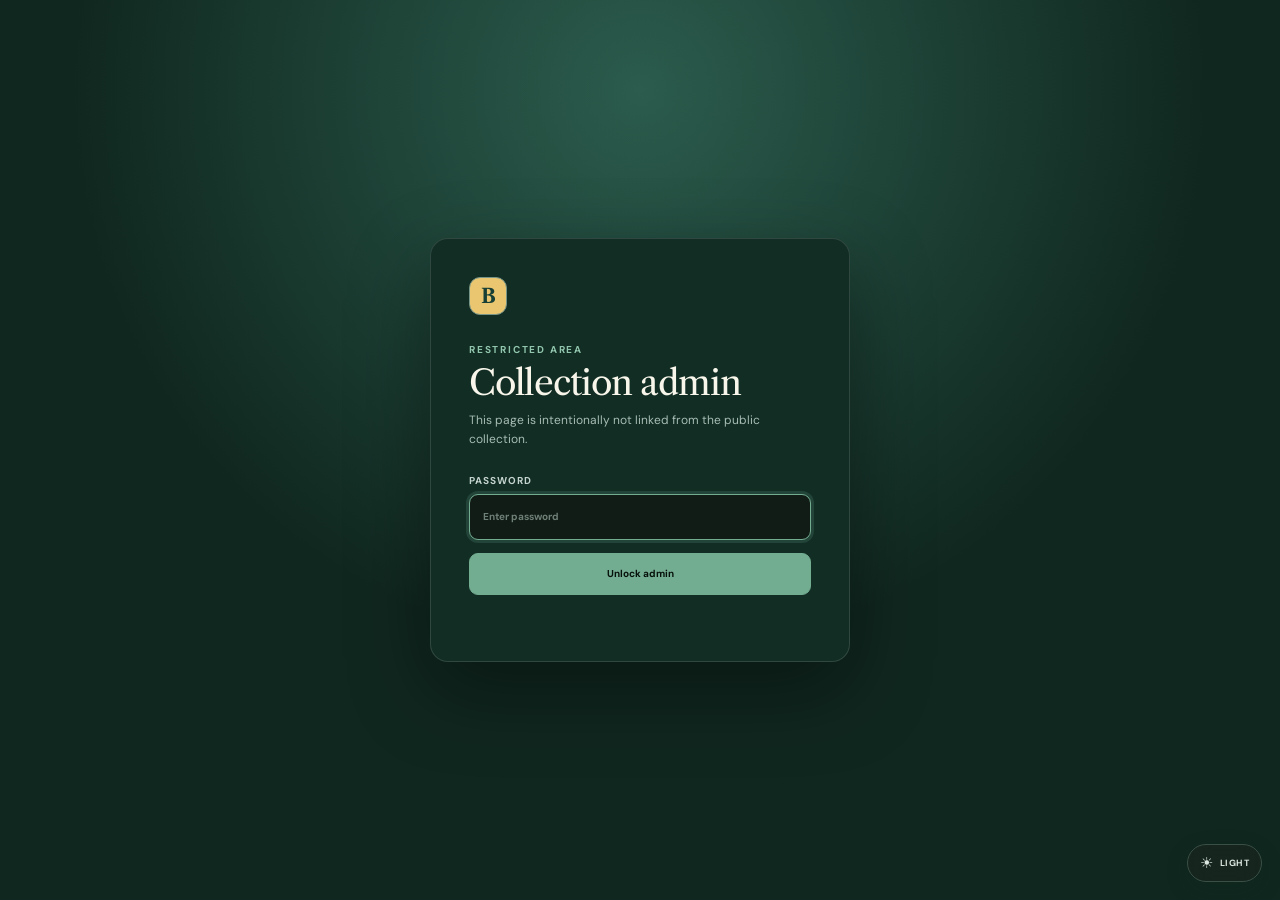
<file: admin.html>
<!doctype html>
<html lang="en" data-theme="dark">
<head>
  <meta charset="utf-8">
  <meta name="viewport" content="width=device-width,initial-scale=1">
  <title>Bindery Admin</title>
  <link rel="stylesheet" href="styles.css">
  <link rel="stylesheet" href="admin.css?v=5">
  <link rel="stylesheet" href="tracker.css?v=5">
  <link rel="stylesheet" href="theme.css?v=2">
  <link rel="stylesheet" href="admin-modern.css?v=1">
  <script src="theme.js?v=2" defer></script>
  <script src="sidebar.js?v=1" defer></script>
  <script src="admin.js?v=17" defer></script>
  <script src="tracker.js?v=8" defer></script>
</head>
<body class="admin-body" data-default-theme="dark">
  <section class="login-gate" id="loginGate">
    <form class="login-card" id="loginForm">
      <div class="brand-mark">B</div>
      <div class="eyebrow">Restricted area</div>
      <h1>Collection admin</h1>
      <p>This page is intentionally not linked from the public collection.</p>
      <label>Password<input id="adminPassword" type="password" autocomplete="current-password" autofocus placeholder="Enter password"></label>
      <button class="admin-primary" type="submit">Unlock admin</button>
      <div class="login-error" id="loginError"></div>
    </form>
  </section>

  <div class="admin-shell" id="adminShell" hidden>
    <header class="admin-topbar">
      <div class="brand"><div class="brand-mark">B</div><div><div class="brand-name">BINDERY</div><small class="brand-kicker">Private collection admin</small></div></div>
      <div class="catalog-status"><span id="catalogDot"></span><span id="catalogStatus">Loading cards.json…</span></div>
      <div class="admin-actions"><a href="index.html">View collection</a><button id="lockAdmin">Lock</button></div>
    </header>
    <nav class="admin-mode-nav" aria-label="Godmode areas">
      <div class="nav-label">Godmode</div>
      <button class="admin-mode-button active" data-admin-home><span class="admin-mode-icon">C</span><span><strong>Collection</strong><small>Add and manage cards</small></span></button>
      <button class="admin-mode-button" data-admin-view="play"><span class="admin-mode-icon">D</span><span><strong>Decks &amp; games</strong><small>Build, play, and review</small></span></button>
      <a class="admin-mode-button" href="market.html"><span class="admin-mode-icon">E</span><span><strong>Epic market</strong><small>Prices and seller stock</small></span></a>
    </nav>

    <main class="admin-main">
      <section class="admin-workspace">
        <div class="admin-hero"><div><div class="eyebrow">Owner tools</div><h1>Manage collection</h1><p>Search the Riftcodex catalog, import a deck list, or edit existing inventory records.</p></div><div class="draft-count"><strong id="workingTotal">0</strong><span>cards in working copy</span></div></div>
        <nav class="admin-tabs">
          <button class="active" data-admin-view="single">Add single</button>
          <button data-admin-view="import">Paste import</button>
          <button data-admin-view="manage">Manage existing</button>
        </nav>

        <section class="admin-view active" id="singleView">
          <div class="admin-card">
            <div class="step-label">Search Riftcodex</div><h2>Find an individual card</h2><p>Start typing a card name. Select the closest match to choose printing, quantity, foil, and language.</p>
            <div class="admin-search"><input id="singleSearch" type="search" placeholder="Try “Sivir, Mercenary”" autocomplete="off"><span id="searchSpinner"></span></div>
            <div class="search-results" id="searchResults"><div class="admin-empty">The Riftcodex catalog will appear here as you type.</div></div>
          </div>
        </section>

        <section class="admin-view" id="importView">
          <div class="admin-card">
            <div class="step-label">Bulk workflow</div><h2>Import a collection, deck, or card list</h2><p>Choose a Piltover collection CSV, paste its contents, or paste a simple quantity-and-name list. CSV printing, finish, language, condition, grading, and notes are carried into the working copy.</p>
            <label class="csv-upload">Choose collection CSV<input id="importFile" type="file" accept=".csv,text/csv"><span id="importFileName">No file selected</span></label>
            <textarea id="importInput" class="import-input" spellcheck="false" placeholder="Variant Number,Card Name,Set,...&#10;OGN-073,&quot;Sona, Harmonious&quot;,Origins,...&#10;&#10;or:&#10;3 Traveling Merchant"></textarea>
            <div class="import-actions"><button class="admin-primary" id="analyzeImport">Import cards</button><button class="admin-secondary" id="clearImport">Clear</button></div>
            <div class="import-status" id="importStatus"></div>
          </div>
        </section>

        <section class="admin-view" id="manageView">
          <div class="admin-card">
            <div class="manage-head"><div><div class="step-label">Working copy</div><h2>Edit or remove existing cards</h2></div><input id="manageSearch" type="search" placeholder="Filter current collection…"></div>
            <div class="manage-list" id="manageList"></div>
          </div>
        </section>

        <section class="admin-view" id="playView">
          <div id="trackerRoot" class="tracker-root">
            <div class="tracker-loading">Loading your decks and game log&hellip;</div>
          </div>
        </section>

      </section>

      <aside class="session-panel">
        <div class="session-head"><div><div class="step-label">This session</div><h2>Recent changes</h2></div><span id="sessionCount">0</span></div>
        <p>Click an added or edited card to revise its version, finish, language, or quantity.</p>
        <div class="session-list" id="sessionList"><div class="admin-empty">No changes yet.</div></div>
        <div class="session-footer">
          <button class="admin-primary" id="exportJson">Download cards.json</button>
          <button class="admin-secondary" id="saveDraft">Publish collection</button>
          <button class="admin-link" id="discardDraft">Discard working changes</button>
          <small>Publish saves the working copy on the server so every device sees it.</small>
        </div>
      </aside>
    </main>
  </div>

  <div class="modal-backdrop" id="variantModal" hidden>
    <section class="variant-modal" role="dialog" aria-modal="true" aria-labelledby="variantTitle">
      <header class="variant-head"><div><div class="step-label" id="variantStep">Configure inventory</div><h2 id="variantTitle">Card name</h2><p id="variantHint"></p></div><button class="modal-close" id="closeVariant" aria-label="Close">×</button></header>
      <div class="selected-card" id="selectedCard"></div>
      <section class="inventory-overview" aria-label="Inventory quantity">
        <div class="inventory-stat">
          <span>Currently in collection</span>
          <strong id="currentOwned">0</strong>
          <small id="ownedBreakdown">No inventory records yet</small>
        </div>
        <div class="quantity-editor">
          <span id="quantityLabel">Collection total</span>
          <div class="quantity-stepper">
            <button id="decreaseTotal" type="button" aria-label="Decrease quantity">−</button>
            <input id="requestedTotal" type="number" min="0" value="1" inputmode="numeric" aria-label="Quantity after saving">
            <button id="increaseTotal" type="button" aria-label="Increase quantity">+</button>
          </div>
          <small id="allocationStatus"></small>
        </div>
        <div class="inventory-stat inventory-after">
          <span>After saving</span>
          <strong id="afterOwned">1</strong>
          <small id="inventoryDelta">+1 copy</small>
        </div>
      </section>
      <div class="allocation-list" id="allocationList"></div>
      <button class="add-split" id="addSplit" type="button">+ Add another printing, language, or finish</button>
      <footer class="modal-actions"><button class="admin-secondary" id="cancelVariant">Cancel</button><button class="admin-primary" id="saveVariant">Add to working copy</button></footer>
    </section>
  </div>
  <div class="toast" id="toast"></div>
</body>
</html>
</file>
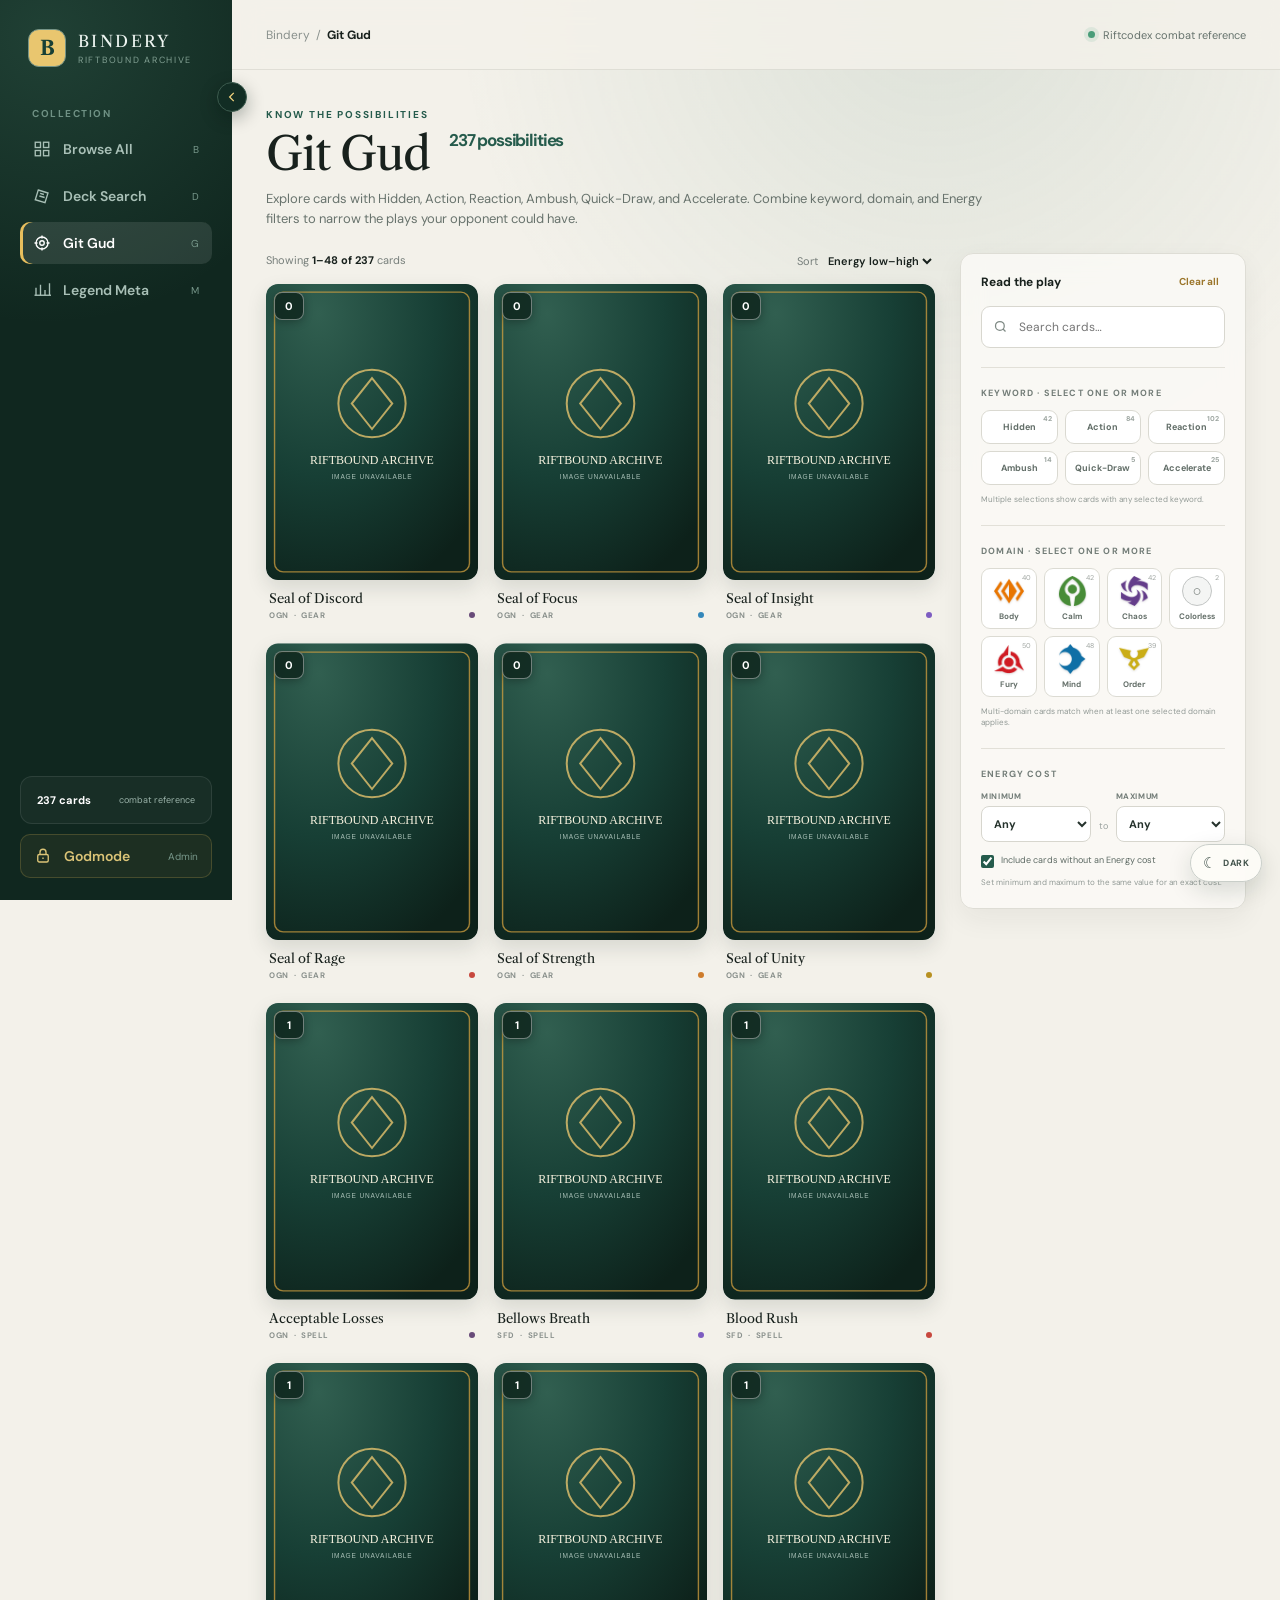
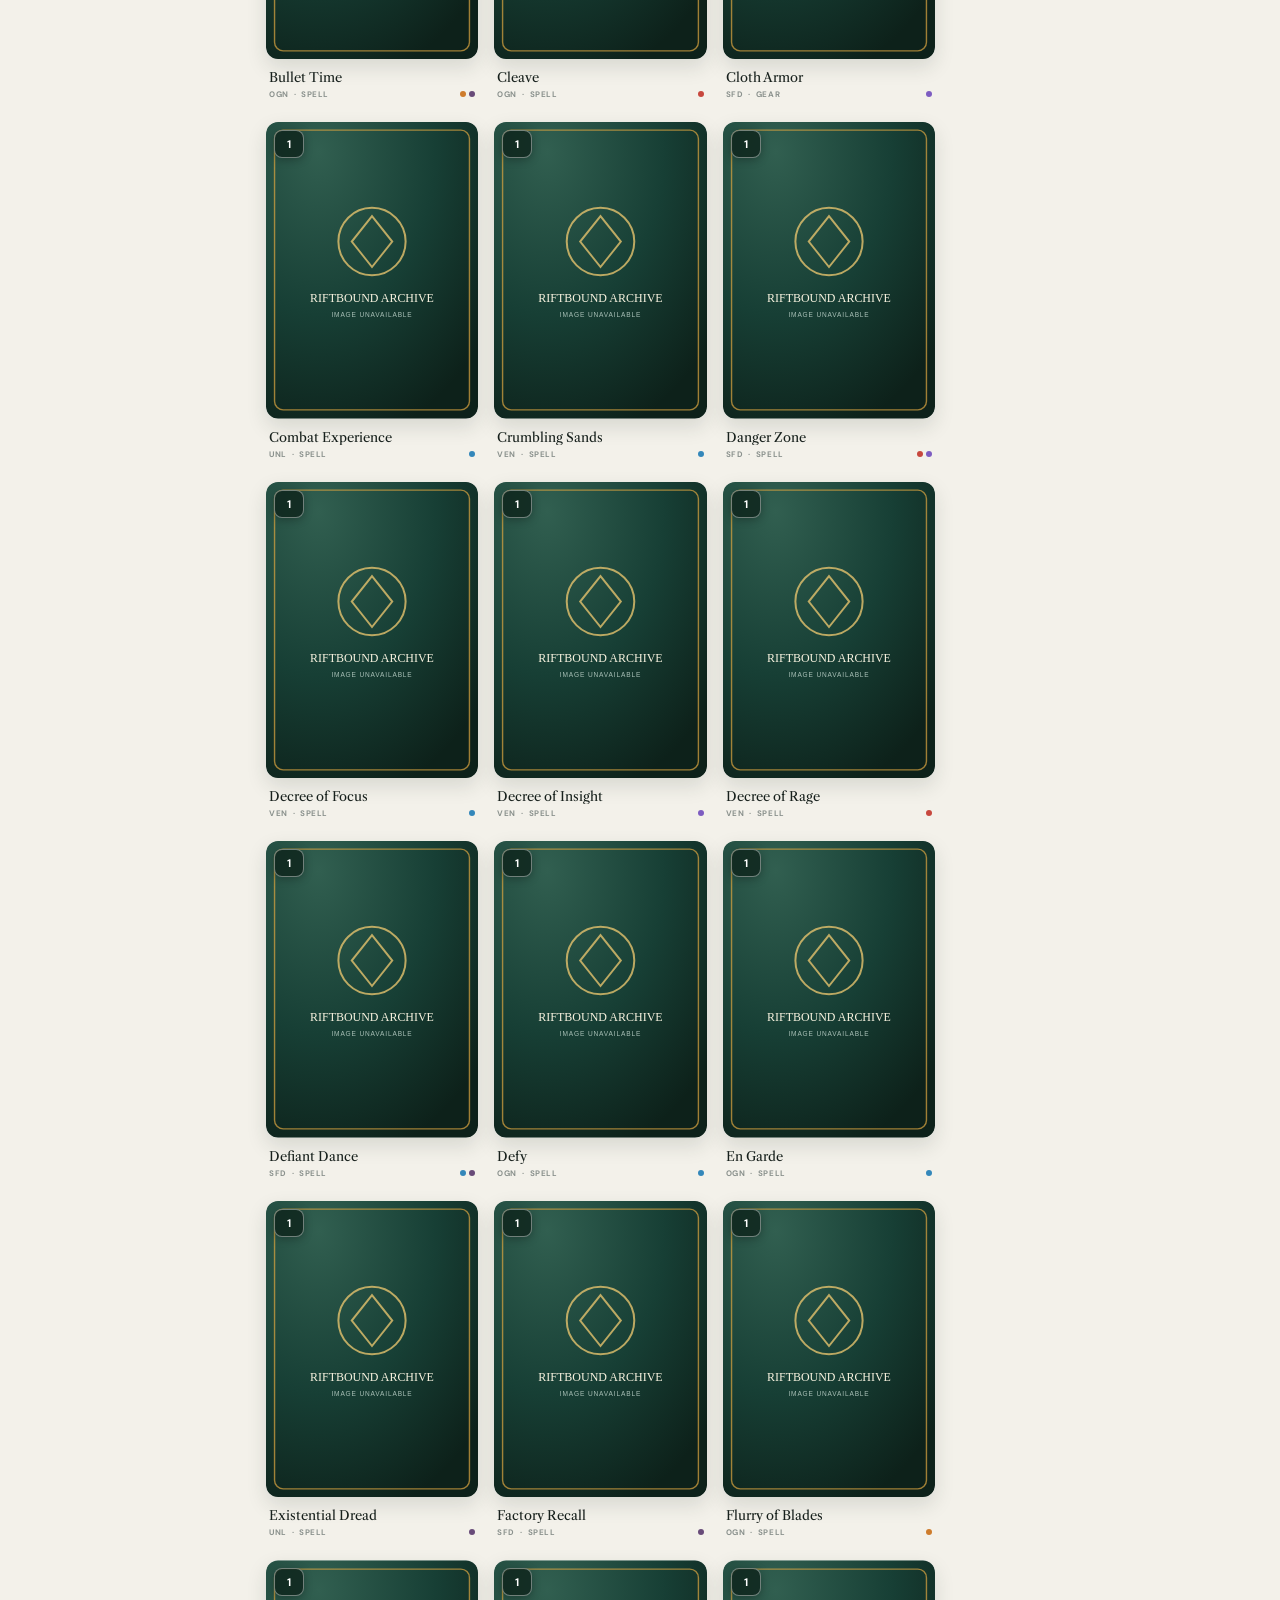
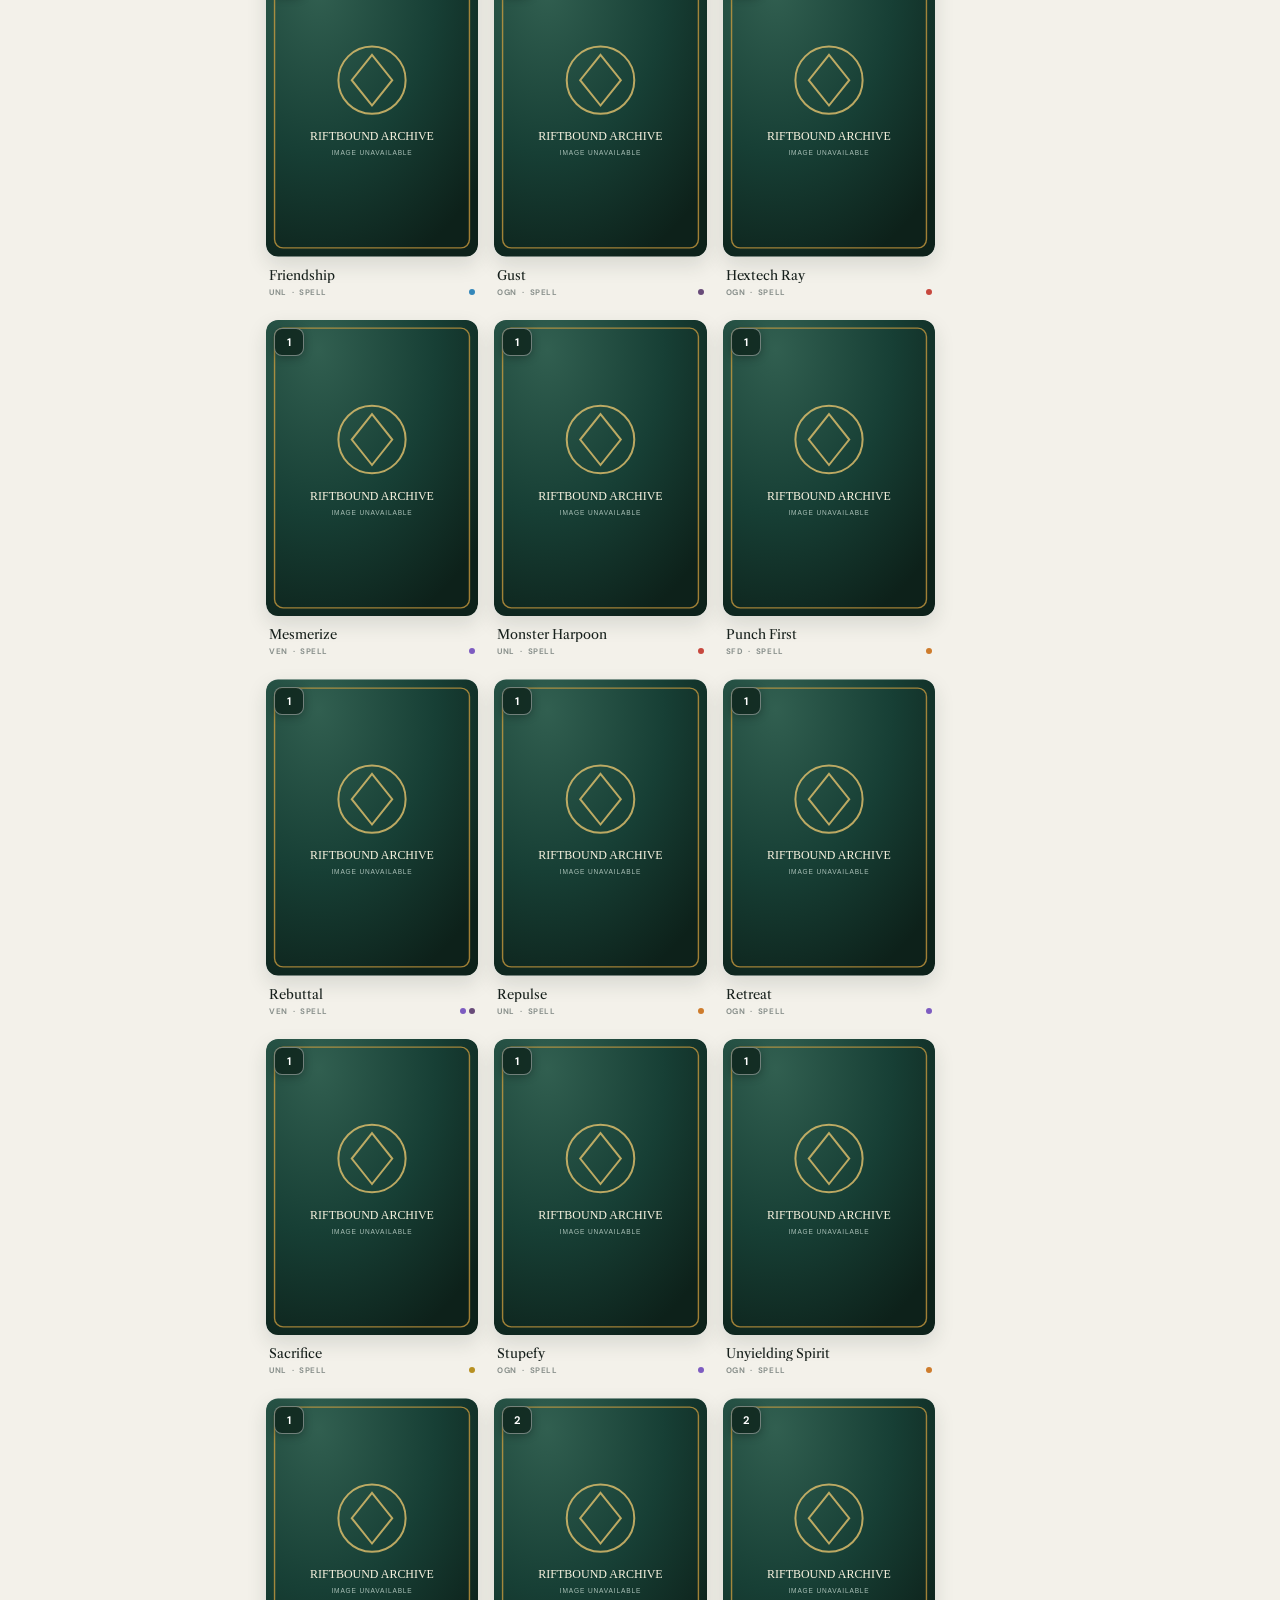
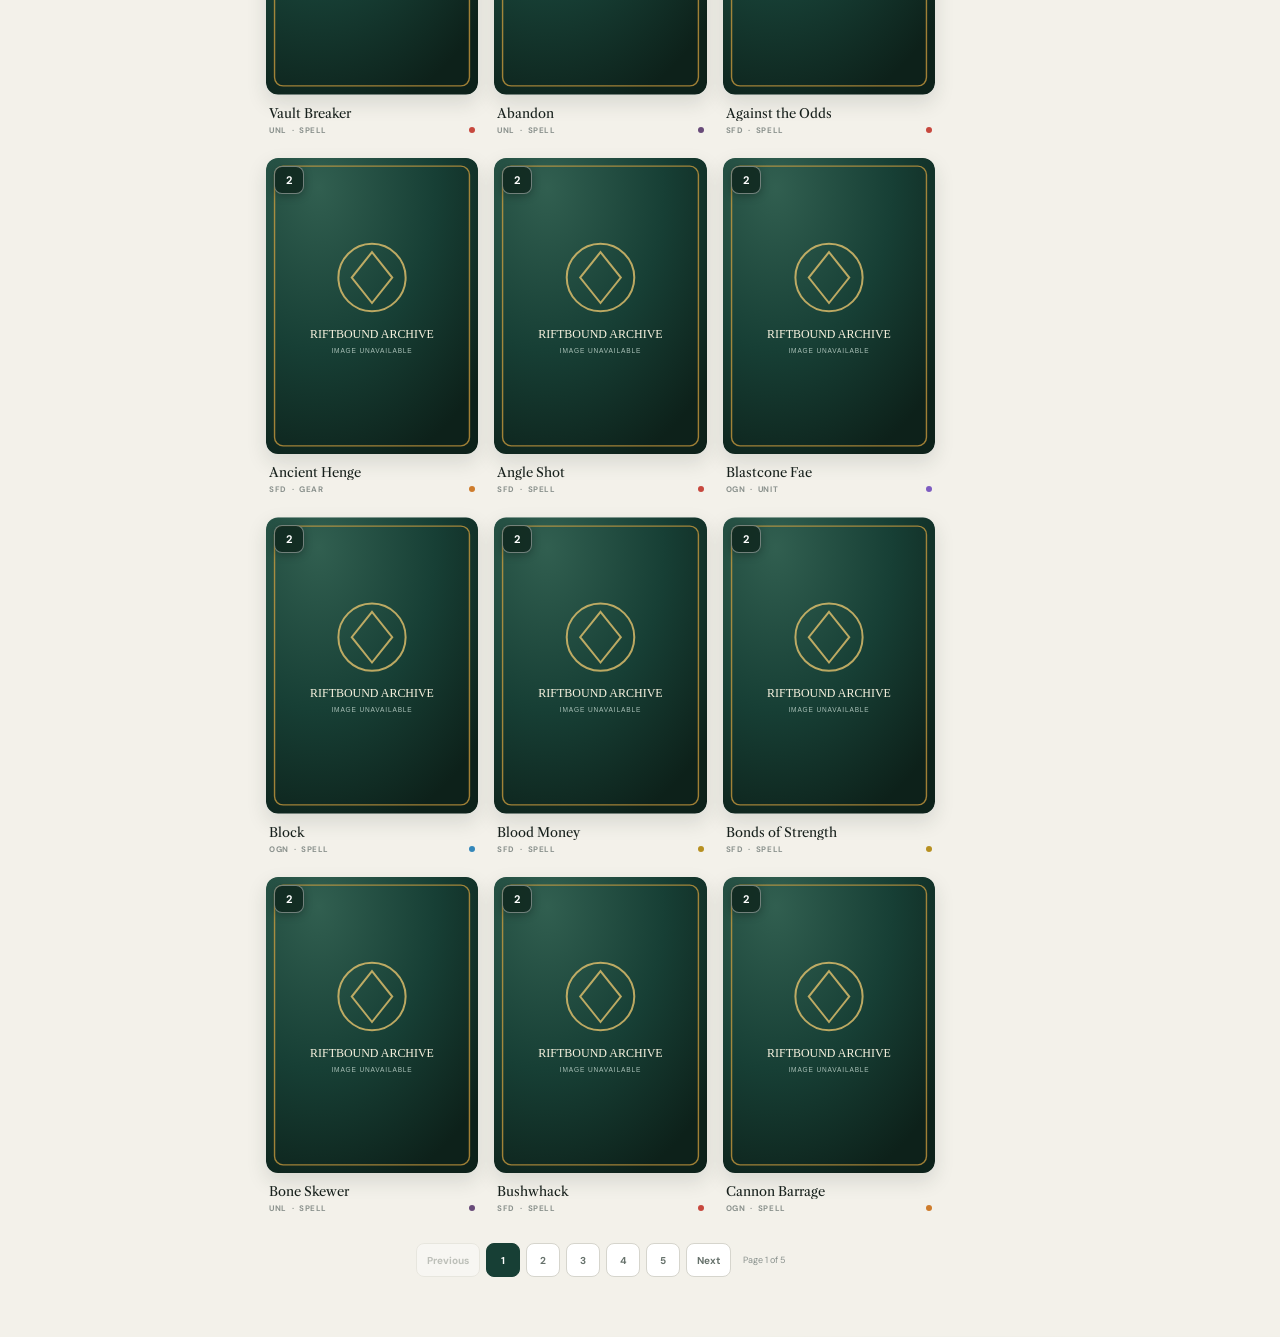
<file: git-gud.html>
<!doctype html>
<html lang="en">
<head>
  <meta charset="utf-8">
  <meta name="viewport" content="width=device-width,initial-scale=1">
  <meta name="color-scheme" content="light dark">
  <title>Git Gud — Riftbound Combat Reference</title>
  <link rel="stylesheet" href="styles.css">
  <link rel="stylesheet" href="icons/domain-icons.css">
  <link rel="stylesheet" href="navigation.css">
  <link rel="stylesheet" href="git-gud.css?v=3">
  <link rel="stylesheet" href="theme.css?v=2">
  <script src="theme.js?v=2" defer></script>
  <script src="sidebar.js?v=1" defer></script>
  <script src="git-gud.js?v=5" defer></script>
</head>
<body class="gitgud-body">
<div class="app">
  <aside class="sidebar">
    <a class="brand brand-link" href="index.html"><div class="brand-mark">B</div><div><div class="brand-name">BINDERY</div><small class="brand-kicker">Riftbound archive</small></div></a>
    <div class="nav-label">Collection</div>
    <nav class="nav">
      <a class="nav-button" href="index.html"><svg fill="none" stroke="currentColor" stroke-width="1.8" viewBox="0 0 24 24"><rect x="3" y="3" width="7" height="7"/><rect x="14" y="3" width="7" height="7"/><rect x="3" y="14" width="7" height="7"/><rect x="14" y="14" width="7" height="7"/></svg><span>Browse All</span><small class="shortcut">B</small></a>
      <a class="nav-button" href="index.html#deck"><svg fill="none" stroke="currentColor" stroke-width="1.8" viewBox="0 0 24 24"><path d="m7 4 13 4-4 13L3 17 7 4Z"/><path d="m9.5 8.5 5 1.5M8.5 12l7 2"/></svg><span>Deck Search</span><small class="shortcut">D</small></a>
      <a class="nav-button active" href="git-gud.html"><svg fill="none" stroke="currentColor" stroke-width="1.8" viewBox="0 0 24 24"><circle cx="12" cy="12" r="8"/><circle cx="12" cy="12" r="3"/><path d="M12 2v4M12 18v4M2 12h4M18 12h4"/></svg><span>Git Gud</span><small class="shortcut">G</small></a>
      <a class="nav-button" href="legend-meta.html"><svg fill="none" stroke="currentColor" stroke-width="1.8" viewBox="0 0 24 24"><path d="M4 19V9M10 19V5M16 19v-7M22 19V3"/><path d="M2 19h22"/></svg><span>Legend Meta</span><small class="shortcut">M</small></a>
    </nav>
    <div class="collection-meter gg-meter"><div class="meter-head"><strong id="ggTotal">— cards</strong><span>combat reference</span></div></div>
    <a class="nav-button godmode-link" href="admin.html" aria-label="Open Godmode collection admin"><svg fill="none" stroke="currentColor" stroke-width="1.8" viewBox="0 0 24 24"><rect x="5" y="10" width="14" height="10" rx="2"/><path d="M8 10V7a4 4 0 0 1 8 0v3M12 14v2"/></svg><span>Godmode</span><small class="shortcut">Admin</small></a>
  </aside>

  <main class="main">
    <header class="topbar"><div class="crumbs">Bindery&nbsp; / &nbsp;<b>Git Gud</b></div><div class="load-status" id="ggLoadStatus">Loading combat reference</div></header>
    <section class="page gg-page">
      <div class="page-head gg-hero"><div><div class="eyebrow">Know the possibilities</div><h1>Git Gud <span class="count-tag" id="ggHeaderCount"></span></h1><p class="subhead">Explore cards with Hidden, Action, Reaction, Ambush, Quick-Draw, and Accelerate. Combine keyword, domain, and Energy filters to narrow the plays your opponent could have.</p></div></div>

      <div class="gg-layout">
        <section class="gg-results">
          <div class="result-meta" id="ggResultsTop"><span>Showing <strong id="ggShownCount">0</strong> cards</span><label>Sort&nbsp; <select class="sort-select" id="ggSort"><option value="energy-asc">Energy low–high</option><option value="energy-desc">Energy high–low</option><option value="name">Name A–Z</option></select></label></div>
          <div class="gg-card-grid" id="ggCardGrid"><div class="empty">Loading cards…</div></div>
          <nav class="pagination" id="ggPagination" aria-label="Git Gud card pages"></nav>
        </section>

        <aside class="filters gg-filters">
          <div class="filters-title"><h3>Read the play</h3><button class="clear-button" id="ggClear">Clear all</button></div>
          <div class="search-box"><svg fill="none" stroke="currentColor" stroke-width="2" viewBox="0 0 24 24"><circle cx="11" cy="11" r="7"/><path d="m20 20-4-4"/></svg><input id="ggSearch" type="search" placeholder="Search cards…" autocomplete="off"></div>

          <div class="filter-section" data-gg-keyword-filter><div class="filter-label">Keyword · select one or more</div><div class="gg-domain-scope" id="ggDomainScope" hidden></div><div class="gg-keywords" id="ggKeywordFilters"></div><div class="domain-note">Multiple selections show cards with any selected keyword.</div></div>
          <div class="filter-section" data-gg-domain-filter><div class="filter-label">Domain · select one or more</div><div class="domain-grid" id="ggDomainFilters"></div><div class="domain-note">Multi-domain cards match when at least one selected domain applies.</div></div>
          <div class="filter-section" data-gg-energy-filter><div class="filter-label">Energy cost</div><div class="gg-energy-range"><label>Minimum<select id="ggMinEnergy"></select></label><span>to</span><label>Maximum<select id="ggMaxEnergy"></select></label></div><label class="gg-check"><input id="ggNoCost" type="checkbox" checked> Include cards without an Energy cost</label><div class="domain-note">Set minimum and maximum to the same value for an exact cost.</div></div>
        </aside>
      </div>
    </section>
  </main>
</div>

<nav class="mobile-bar"><a href="index.html">Browse</a><a href="index.html#deck">Decks</a><a class="active" href="git-gud.html">Git Gud</a><a href="legend-meta.html">Meta</a><a class="admin-mobile" href="admin.html">Godmode</a></nav>
</body>
</html>
</file>
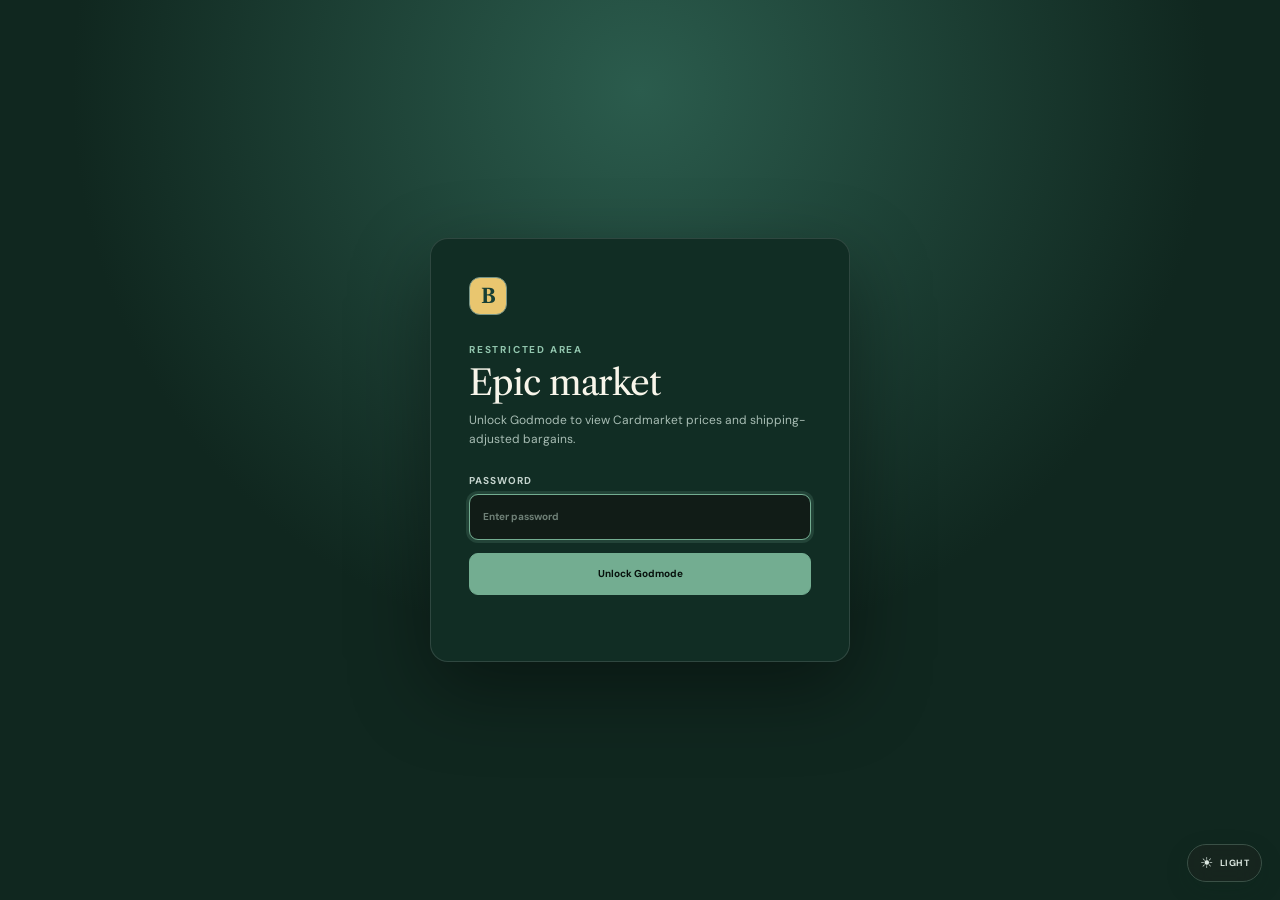
<file: market.html>
<!doctype html>
<html lang="en" data-theme="dark">
<head>
  <meta charset="utf-8">
  <meta name="viewport" content="width=device-width,initial-scale=1">
  <meta name="description" content="Private Riftbound Epic card price and bargain tracker.">
  <title>Epic Market · Bindery Godmode</title>
  <link rel="stylesheet" href="styles.css">
  <link rel="stylesheet" href="admin.css?v=6">
  <link rel="stylesheet" href="theme.css?v=2">
  <link rel="stylesheet" href="admin-modern.css?v=2">
  <link rel="stylesheet" href="market.css?v=2">
  <script src="theme.js?v=2" defer></script>
  <script src="sidebar.js?v=1" defer></script>
  <script src="market.js?v=4" defer></script>
</head>
<body class="admin-body market-body" data-default-theme="dark">
  <section class="login-gate" id="loginGate">
    <form class="login-card" id="loginForm">
      <div class="brand-mark">B</div>
      <div class="eyebrow">Restricted area</div>
      <h1>Epic market</h1>
      <p>Unlock Godmode to view Cardmarket prices and shipping-adjusted bargains.</p>
      <label>Password<input id="adminPassword" type="password" autocomplete="current-password" autofocus placeholder="Enter password"></label>
      <button class="admin-primary" type="submit">Unlock Godmode</button>
      <div class="login-error" id="loginError" role="status"></div>
    </form>
  </section>

  <div class="admin-shell market-shell" id="marketShell" hidden>
    <header class="admin-topbar">
      <div class="brand"><div class="brand-mark">B</div><div><div class="brand-name">BINDERY</div><small class="brand-kicker">Private market intelligence</small></div></div>
      <div class="catalog-status" id="marketStatus"><span></span><span>Loading Cardmarket guide…</span></div>
      <div class="admin-actions"><a href="index.html">View collection</a><button id="refreshMarket" type="button">Refresh</button><button id="lockAdmin" type="button">Lock</button></div>
    </header>

    <nav class="admin-mode-nav" aria-label="Godmode areas">
      <div class="nav-label">Godmode</div>
      <a class="admin-mode-button" href="admin.html"><span class="admin-mode-icon">C</span><span><strong>Collection</strong><small>Add and manage cards</small></span></a>
      <a class="admin-mode-button" href="admin.html?view=play"><span class="admin-mode-icon">D</span><span><strong>Decks &amp; games</strong><small>Build, play, and review</small></span></a>
      <a class="admin-mode-button active" href="market.html" aria-current="page"><span class="admin-mode-icon">E</span><span><strong>Epic market</strong><small>Prices and best bargains</small></span></a>
    </nav>

    <main class="market-main">
      <section class="market-hero">
        <div>
          <div class="eyebrow">Cardmarket · Riftbound</div>
          <h1>Epic market radar</h1>
          <p>English-only Cardmarket floor history with shipping-adjusted bargain signals—no paid scraper required.</p>
        </div>
        <div class="market-summary" aria-label="Market summary">
          <div><strong id="visibleCount">0</strong><span>visible</span></div>
          <div><strong id="signalCount">0</strong><span id="signalLabel">below EN average</span></div>
          <div><strong id="guideAge">—</strong><span>price age</span></div>
        </div>
      </section>

      <div class="market-view-tabs" role="tablist" aria-label="Epic market categories">
        <button class="active" type="button" role="tab" aria-selected="true" data-market-view="all">All Epic <span id="allCount">0</span></button>
        <button type="button" role="tab" aria-selected="false" data-market-view="bargains">Best Bargains <span id="bargainCount">0</span></button>
      </div>

      <section class="bargain-settings" id="bargainSettings" aria-label="Bargain calculation settings" hidden>
        <label>Shipping origin
          <select id="shippingCountry">
            <option value="NL">Netherlands</option>
            <option value="DE">Germany</option>
            <option value="BE">Belgium</option>
            <option value="FR">France</option>
            <option value="LU">Luxembourg</option>
            <option value="ES">Spain</option>
          </select>
        </label>
        <label>Minimum net margin
          <span class="currency-input">€<input id="profitMin" type="number" min="0" max="100" step="0.50" value="2.00" inputmode="decimal"></span>
        </label>
        <div class="shipping-explainer"><strong id="shippingEstimate">Shipping estimate loading…</strong><span>One card, up to 20 g. Tracked shipping is used when the listing price exceeds the table threshold.</span></div>
      </section>

      <section class="market-toolbar" aria-label="Epic card filters">
        <div class="market-search-wrap">
          <label for="marketSearch">Find a card</label>
          <div class="market-search"><svg viewBox="0 0 24 24" fill="none" stroke="currentColor" stroke-width="2" aria-hidden="true"><circle cx="11" cy="11" r="7"/><path d="m20 20-4-4"/></svg><input id="marketSearch" type="search" placeholder="Search Epic cards…" autocomplete="off"></div>
        </div>

        <div class="price-filter">
          <div class="filter-label"><span>Lowest offer range</span><output id="priceRangeLabel">€0 – €15</output></div>
          <div class="range-fields">
            <label>Min €<input id="priceMin" type="number" min="0" max="250" step="0.5" value="0" inputmode="decimal"></label>
            <div class="dual-range" id="dualRange" style="--low:0%;--high:30%">
              <div class="range-track"></div><div class="range-fill"></div>
              <input id="priceMinRange" type="range" min="0" max="50" step="0.5" value="0" aria-label="Minimum price">
              <input id="priceMaxRange" type="range" min="0" max="50" step="0.5" value="15" aria-label="Maximum price">
            </div>
            <label>Max €<input id="priceMax" type="number" min="0" max="250" step="0.5" value="15" inputmode="decimal"></label>
          </div>
          <div class="range-presets" aria-label="Price range presets">
            <button type="button" data-range="0,5">€0–5</button>
            <button type="button" data-range="0,10">€0–10</button>
            <button type="button" data-range="5,10">€5–10</button>
            <button type="button" data-range="10,15">€10–15</button>
            <button type="button" data-range="0,50">All</button>
          </div>
        </div>

        <label class="market-sort">Sort
          <select id="marketSort">
            <option value="low-asc">Lowest price</option>
            <option value="discount">Best vs EN average</option>
            <option value="margin-desc">Best net margin</option>
            <option value="avg30-desc">Highest 30d EN average</option>
            <option value="name">Card name</option>
          </select>
        </label>
      </section>

      <div class="market-source-note"><span class="source-pulse"></span><span id="sourceNote">Loading English-only Cardmarket floor history.</span></div>

      <section class="market-list" aria-label="Epic cards">
        <div class="market-list-head" id="marketListHead" aria-hidden="true"><span>Card</span><span>Lowest EN</span><span>7d EN avg</span><span>30d EN avg</span><span>7d move</span><span>Signal</span></div>
        <div id="marketRows"><div class="market-loading"><span class="market-spinner"></span><strong>Reading English price history</strong><small>Matching Epic printings and daily Cardmarket floors…</small></div></div>
      </section>
    </main>
  </div>
  <div class="toast" id="toast" role="status" aria-live="polite"></div>
</body>
</html>
</file>
<file: styles.css>
@import url('https://fonts.googleapis.com/css2?family=DM+Sans:wght@400;500;600;700&family=Libre+Caslon+Text:wght@400;700&display=swap');
:root{--ink:#18211d;--soft:#68736d;--paper:#f3f1ea;--surface:#fbfaf6;--line:#deddd5;--forest:#173f35;--forest2:#255b4c;--gold:#d9a441;--red:#b84a43;--green:#2d765c}*{box-sizing:border-box}html{background:var(--paper)}body{margin:0;min-width:320px;min-height:100vh;color:var(--ink);background:radial-gradient(circle at 75% 0,rgba(217,164,65,.1),transparent 28rem),var(--paper);font-family:'DM Sans',sans-serif;-webkit-font-smoothing:antialiased}button,input,select,textarea{font:inherit}.app{min-height:100vh;display:grid;grid-template-columns:232px minmax(0,1fr)}.sidebar{position:fixed;inset:0 auto 0 0;z-index:20;width:232px;height:100vh;padding:29px 20px 22px;display:flex;flex-direction:column;color:#eef5f1;background:radial-gradient(circle at 20% 4%,rgba(88,154,129,.22),transparent 18rem),#10271f}.brand{display:flex;align-items:center;gap:12px;padding:0 8px 30px}.brand-mark{width:38px;height:38px;display:grid;place-items:center;border:1px solid #769487;border-radius:11px;color:#173f35;background:#e9c66f;font:700 20px 'Libre Caslon Text'}.brand-name{font:400 16px 'Libre Caslon Text';letter-spacing:.15em}.brand-kicker{display:block;margin-top:3px;color:#82a093;font-size:9px;letter-spacing:.19em;text-transform:uppercase}.nav-label{padding:10px 12px 8px;color:#6f9184;font-size:10px;font-weight:700;letter-spacing:.15em;text-transform:uppercase}.nav{display:grid;gap:5px}.nav-button{display:flex;align-items:center;gap:12px;width:100%;padding:12px 13px;border:0;border-radius:10px;color:#a9c0b7;background:transparent;cursor:pointer;text-align:left}.nav-button:hover,.nav-button.active{color:#fff;background:rgba(255,255,255,.1)}.nav-button.active{box-shadow:inset 3px 0 #e8bf5d}.nav-button svg{width:18px}.nav-button span{flex:1;font-size:14px;font-weight:600}.shortcut{color:#78988b;font-size:10px}.collection-meter{margin-top:auto;padding:16px;border:1px solid rgba(255,255,255,.09);border-radius:12px;background:rgba(255,255,255,.035);font-size:11px}.meter-head{display:flex;justify-content:space-between;color:#9bb3aa}.meter-head strong{color:#fff}.meter-bar{height:4px;margin:11px 0;background:rgba(255,255,255,.12);border-radius:9px}.meter-bar:before{content:'';display:block;width:68%;height:100%;background:#e7bd59;border-radius:9px}.meter-copy{color:#6f9184;font-size:10px;line-height:1.5}.main{grid-column:2;min-width:0}.topbar{position:sticky;top:0;z-index:12;height:70px;padding:0 34px;display:flex;align-items:center;justify-content:space-between;border-bottom:1px solid rgba(24,33,29,.09);background:rgba(243,241,234,.84);backdrop-filter:blur(14px);font-size:12px}.crumbs{color:#89918d}.crumbs b{color:var(--ink)}.load-status{display:flex;align-items:center;gap:8px;color:#66736d;font-size:11px}.load-status:before{content:'';width:7px;height:7px;border-radius:50%;background:#b6a371}.load-status.ready:before{background:#4a9d79;box-shadow:0 0 0 4px rgba(74,157,121,.12)}.page{padding:38px 34px 60px}.view{display:none}.view.active{display:block;animation:reveal .3s ease}@keyframes reveal{from{opacity:0;transform:translateY(5px)}}.page-head{display:flex;align-items:flex-end;justify-content:space-between;gap:20px;margin-bottom:27px}.eyebrow{margin-bottom:8px;color:var(--forest2);font-size:10px;font-weight:700;letter-spacing:.18em;text-transform:uppercase}h1,h2{font-family:'Libre Caslon Text';font-weight:400}h1{margin:0;font-size:clamp(31px,4vw,46px);line-height:1.08;letter-spacing:-.025em}.count-tag{color:var(--forest2);font:700 .37em 'DM Sans';vertical-align:top;margin-left:8px}.subhead{max-width:630px;margin:10px 0 0;color:var(--soft);font-size:13px;line-height:1.55}.segmented{display:flex;padding:4px;border:1px solid #d8d6cd;border-radius:10px;background:#ffffff80}.segment{display:flex;align-items:center;gap:6px;padding:8px 11px;border:0;border-radius:7px;color:#77807c;background:transparent;cursor:pointer;font-size:11px;font-weight:700}.segment.active{color:#fff;background:var(--forest)}.segment svg{width:14px}.browser{display:grid;grid-template-columns:minmax(0,1fr) 272px;gap:25px;align-items:start}.result-meta{display:flex;justify-content:space-between;margin-bottom:15px;color:#777f7b;font-size:11px}.result-meta strong{color:var(--ink)}.sort-select{border:0;color:var(--ink);background:transparent;font-size:11px;font-weight:600}.card-grid{display:grid;grid-template-columns:repeat(auto-fill,minmax(155px,1fr));gap:22px 16px}.card-tile{min-width:0}.card-art{position:relative;aspect-ratio:744/1039;border-radius:12px;overflow:hidden;background:#d9ddd8;box-shadow:0 8px 20px rgba(31,43,37,.13);transition:.22s}.card-tile.landscape .card-art{aspect-ratio:1039/744;margin:14% 0}.card-art img{width:100%;height:100%;display:block;object-fit:cover}.card-tile:hover .card-art{transform:translateY(-7px) scale(1.035);box-shadow:0 20px 35px rgba(24,45,37,.22);z-index:3}.quantity-pill{position:absolute;right:8px;bottom:8px;z-index:4;min-width:33px;height:27px;display:grid;place-items:center;padding:0 8px;border:1px solid #ffffff50;border-radius:8px;color:#fff;background:#0c1e18e8;font-size:11px;font-weight:700}.variant-hover{position:absolute;left:7px;right:7px;bottom:7px;z-index:3;padding:8px 42px 8px 9px;border-radius:8px;color:#fff;background:rgba(9,27,21,.9);font-size:9px;line-height:1.4;opacity:0;transform:translateY(6px);transition:.18s;backdrop-filter:blur(8px)}.card-tile:hover .variant-hover{opacity:1;transform:none}.card-info{padding:11px 3px 0}.card-name{overflow:hidden;font:400 13px 'Libre Caslon Text';white-space:nowrap;text-overflow:ellipsis}.card-set{margin-top:4px;color:#8b918d;font-size:8px;font-weight:700;letter-spacing:.08em;text-transform:uppercase}.list-view{border:1px solid var(--line);border-radius:12px;overflow:hidden;background:#ffffff80}.list-view[hidden],.card-grid[hidden]{display:none}.list-head,.list-row{display:grid;grid-template-columns:minmax(210px,1.25fr) minmax(115px,.75fr) minmax(115px,.7fr) 85px 60px;align-items:center;gap:14px;padding:0 18px}.list-head{height:42px;color:#838b87;background:#eeece5;font-size:9px;font-weight:700;letter-spacing:.12em;text-transform:uppercase}.list-row{min-height:60px;border-top:1px solid #e7e5dd;font-size:11px}.list-row:hover{background:#fff}.list-card{display:flex;align-items:center;gap:11px;min-width:0}.list-thumb,.match-thumb{width:31px;height:42px;flex:none;border-radius:4px;object-fit:cover;background:#d6d9d5;box-shadow:0 2px 5px #0002}.list-card strong{overflow:hidden;white-space:nowrap;text-overflow:ellipsis}.language-cell{white-space:nowrap}.type-chip{justify-self:start;padding:5px 8px;border-radius:99px;color:#42665a;background:#e5eee9;font-size:9px;font-weight:700}.filters{position:sticky;top:95px;padding:20px;border:1px solid var(--line);border-radius:13px;background:#fbfaf6db;box-shadow:0 10px 28px #1e24210f;backdrop-filter:blur(12px)}.filters-title{display:flex;justify-content:space-between;align-items:center;margin-bottom:16px}.filters-title h3{margin:0;font-size:12px}.clear-button{border:0;color:#9b752a;background:none;cursor:pointer;font-size:10px;font-weight:700}.search-box{position:relative}.search-box svg{position:absolute;left:12px;top:13px;width:15px;color:#7e8984}.search-box input{width:100%;height:42px;padding:0 12px 0 37px;border:1px solid #d8d7cf;border-radius:9px;outline:0;background:#fff;font-size:12px}.search-box input:focus,textarea:focus{border-color:#557f70;box-shadow:0 0 0 3px #255b4c1a}.filter-section{margin-top:19px;padding-top:19px;border-top:1px solid #e2e0d8}.filter-label{margin-bottom:11px;color:#737d78;font-size:9px;font-weight:700;letter-spacing:.13em;text-transform:uppercase}.check-list{display:grid;gap:10px}.check-item{display:flex;gap:9px;color:#4f5b55;font-size:11px;cursor:pointer}.check-item input{accent-color:var(--forest2)}.check-item span:last-child{margin-left:auto;color:#9ca29f;font-size:9px}.empty-filter{padding:14px;border:1px dashed #d8d6cc;border-radius:8px;color:#9ca19e;text-align:center;font-size:10px;line-height:1.5}.domain-grid{display:grid;grid-template-columns:repeat(4,minmax(0,1fr));gap:7px}.domain-button{--domain:#7a817d;position:relative;min-width:0;padding:8px 3px 7px;border:1px solid #dcdbd3;border-radius:9px;color:#65706a;background:#fff;cursor:pointer;text-align:center;transition:.16s}.domain-button:hover{border-color:var(--domain);transform:translateY(-1px)}.domain-button.active{color:var(--domain);border-color:var(--domain);background:color-mix(in srgb,var(--domain) 10%,white);box-shadow:0 0 0 2px color-mix(in srgb,var(--domain) 14%,transparent)}.domain-button>span:last-child{display:block;overflow:hidden;font-size:8px;font-weight:700;white-space:nowrap;text-overflow:ellipsis}.domain-button em{position:absolute;top:4px;right:5px;color:#a0a6a2;font-size:7px;font-style:normal}.domain-icon{width:24px;height:24px;display:grid!important;place-items:center;margin:0 auto 5px;border:1px solid color-mix(in srgb,var(--domain) 45%,white);border-radius:50%;color:var(--domain);font-size:13px;font-weight:700;background:color-mix(in srgb,var(--domain) 8%,white)}.domain-button[data-domain=Body]{--domain:#ce7c2c}.domain-button[data-domain=Calm]{--domain:#3387ba}.domain-button[data-domain=Chaos]{--domain:#684b79}.domain-button[data-domain=Colorless]{--domain:#777f7b}.domain-button[data-domain=Fury]{--domain:#c7483e}.domain-button[data-domain=Mind]{--domain:#7d5cc1}.domain-button[data-domain=Order]{--domain:#b79021}.domain-note{margin-top:9px;color:#929995;font-size:8px;line-height:1.45}.pagination{display:flex;align-items:center;justify-content:center;flex-wrap:wrap;gap:6px;margin-top:30px}.page-button{min-width:34px;height:34px;padding:0 10px;border:1px solid #d6d5cd;border-radius:8px;color:#66716b;background:#fff;cursor:pointer;font-size:10px;font-weight:700}.page-button:hover:not(:disabled){border-color:#658779;color:var(--forest)}.page-button.active{color:#fff;border-color:var(--forest);background:var(--forest)}.page-button:disabled{opacity:.38}.page-info{margin-left:6px;color:#89918d;font-size:9px}.deck-layout{display:grid;grid-template-columns:minmax(320px,.82fr) minmax(360px,1.18fr);gap:22px}.panel{border:1px solid var(--line);border-radius:14px;background:#fbfaf6db;box-shadow:0 9px 28px #1e24210d}.input-panel{padding:22px}.panel-kicker{color:var(--forest2);font-size:9px;font-weight:700;letter-spacing:.14em;text-transform:uppercase}.panel h2{margin:7px 0;font-size:21px}.panel-copy{margin:0 0 16px;color:#77807c;font-size:11px;line-height:1.5}#deckInput{width:100%;min-height:420px;resize:vertical;padding:16px;border:1px solid #d4d4cb;border-radius:10px;outline:0;background:#fff;color:#29332e;font:11px/1.65 ui-monospace,Consolas,monospace}.button-row{display:flex;gap:9px;margin-top:13px}.primary-button,.secondary-button{height:42px;border-radius:9px;cursor:pointer;font-size:11px;font-weight:700}.primary-button{flex:1;border:1px solid var(--forest);color:#fff;background:var(--forest)}.secondary-button{padding:0 14px;border:1px solid #d7d5cc;background:#fff;color:#65706a}.match-panel{overflow:hidden}.match-header{padding:22px 23px 18px;border-bottom:1px solid var(--line)}.match-summary{display:flex;flex-wrap:wrap;gap:8px;margin-top:16px}.summary-chip{display:flex;align-items:center;gap:7px;padding:7px 10px;border-radius:8px;color:#69736e;background:#eeede7;font-size:10px}.summary-chip strong{color:var(--ink)}.summary-dot{width:7px;height:7px;border-radius:50%}.green{background:var(--green)}.red{background:var(--red)}.gold{background:#b6842b}.comparison-head,.compare-row{display:grid;grid-template-columns:1fr 1fr}.comparison-head{height:38px;align-items:center;padding:0 18px;color:#8c9490;background:#efede6;font-size:9px;font-weight:700;letter-spacing:.12em;text-transform:uppercase}.comparison-head span+span{padding-left:18px;border-left:1px solid #d9d7cf}.comparison{max-height:560px;overflow:auto}.compare-row{min-height:50px;border-bottom:1px solid #e8e6df}.compare-cell{min-width:0;display:flex;align-items:center;gap:10px;padding:9px 18px;font-size:11px}.compare-cell+.compare-cell{border-left:1px solid #e2e0d8}.compare-row.found .compare-cell:first-child{color:#245f4b;background:#e2f1e9}.compare-row.missing .compare-cell:first-child{color:#963d37;background:#f6e2df}.compare-row.short .compare-cell:first-child{color:#815b19;background:#f6ebd2}.status-icon{width:19px;height:19px;flex:none;display:grid;place-items:center;border-radius:50%;color:#fff;font-size:11px;font-weight:700}.found .status-icon{background:var(--green)}.missing .status-icon{background:var(--red)}.short .status-icon{background:#956619}.input-card-name{overflow:hidden;white-space:nowrap;text-overflow:ellipsis}.input-card-name b{margin-right:7px}.match-data{min-width:0;flex:1}.match-name{overflow:hidden;font-weight:600;white-space:nowrap;text-overflow:ellipsis}.match-variants{display:flex;flex-wrap:wrap;gap:3px;margin-top:4px}.holding-variant{padding:2px 5px;border-radius:4px;color:#718079;background:#eef0ed;font-size:8px}.owned-count{flex:none;color:var(--forest2);font-size:9px;font-weight:700}.no-match{color:#a5625d;font-style:italic}.section-row{padding:11px 18px 7px;color:#828b87;background:#f7f5ef;border-bottom:1px solid #e4e2da;font-size:9px;font-weight:700;letter-spacing:.14em;text-transform:uppercase}.empty{padding:45px 20px;color:#8a928e;text-align:center;font-size:11px}.mobile-bar{display:none}
@media(max-width:1080px){.app{grid-template-columns:200px 1fr}.sidebar{width:200px}.browser{grid-template-columns:1fr 235px;gap:18px}.page,.topbar{padding-left:24px;padding-right:24px}.card-grid{grid-template-columns:repeat(auto-fill,minmax(140px,1fr))}.deck-layout{grid-template-columns:1fr}#deckInput{min-height:300px}}
.godmode-link{margin-top:10px;text-decoration:none;border:1px solid rgba(232,191,93,.2);color:#dbc477;background:rgba(232,191,93,.06)}.godmode-link:hover{color:#fff3c8;border-color:rgba(232,191,93,.42);background:rgba(232,191,93,.12)}
@media(max-width:760px){.app{display:block}.sidebar{display:none}.main{min-height:100vh}.topbar{height:60px;padding:0 18px}.page{padding:28px 17px 88px}.page-head{align-items:start;flex-direction:column}.browser{display:flex;flex-direction:column}.browser>div{width:100%}.filters{position:static;order:-1;width:100%}.card-grid{grid-template-columns:repeat(2,1fr);gap:19px 12px}.list-head,.list-row{grid-template-columns:1fr 80px 55px}.list-head>:nth-child(2),.list-head>:nth-child(4),.list-row>:nth-child(2),.list-row>:nth-child(4){display:none}.compare-cell{padding:8px 10px}.comparison-head{padding:0 10px}.match-thumb{display:none}.mobile-bar{position:fixed;left:14px;right:14px;bottom:13px;z-index:50;display:grid;grid-template-columns:1fr 1fr 1fr;gap:5px;padding:5px;border-radius:13px;background:#0f271ff0;box-shadow:0 14px 36px #0004}.mobile-bar button,.mobile-bar a{height:44px;display:grid;place-items:center;border:0;border-radius:9px;color:#91ab9f;background:none;text-decoration:none;font-size:11px;font-weight:700}.mobile-bar button.active{color:#fff;background:#ffffff1a}.mobile-bar a{color:#dbc477}}
.domain-button[data-domain=Misc]{--domain:#567267}.domain-button[data-domain=Misc] .domain-icon{font-size:8px;letter-spacing:-1px}
</file>
<file: admin.css>
.admin-body{background:#eeece4}.login-gate{position:fixed;inset:0;z-index:100;display:grid;place-items:center;padding:20px;background:radial-gradient(circle at 50% 10%,#2b5c4d,#10271f 55%)}.login-gate[hidden]{display:none}.login-card{width:min(420px,100%);padding:38px;border:1px solid #ffffff20;border-radius:18px;color:#f8f5ea;background:#112d24;box-shadow:0 28px 80px #0006}.login-card .brand-mark{margin-bottom:28px}.login-card h1{margin:6px 0 9px;font-size:35px}.login-card p{margin:0 0 24px;color:#a8bdb4;font-size:12px;line-height:1.6}.login-card label{display:grid;gap:7px;color:#c5d4ce;font-size:10px;font-weight:700;letter-spacing:.1em;text-transform:uppercase}.login-card input{height:46px;padding:0 13px;border:1px solid #527064;border-radius:9px;outline:0;color:#fff;background:#0c211a}.login-card input:focus{border-color:#e3bc5d;box-shadow:0 0 0 3px #e3bc5d20}.login-card .admin-primary{width:100%;margin-top:13px}.login-error{min-height:18px;margin-top:10px;color:#efaaa4;font-size:11px;text-align:center}.admin-shell{min-height:100vh}.admin-topbar{position:sticky;top:0;z-index:30;height:76px;padding:0 30px;display:flex;align-items:center;gap:24px;border-bottom:1px solid #d4d3cb;background:rgba(251,250,246,.92);backdrop-filter:blur(14px)}.admin-topbar .brand{padding:0;color:var(--forest)}.admin-topbar .brand-kicker{color:#779087}.catalog-status{display:flex;align-items:center;gap:8px;margin-left:auto;color:#718079;font-size:11px}.catalog-status>span:first-child{width:8px;height:8px;border-radius:50%;background:#c19a44}.catalog-status.ready>span:first-child{background:#43926f;box-shadow:0 0 0 4px #43926f18}.catalog-status.error>span:first-child{background:#b84a43}.admin-actions{display:flex;align-items:center;gap:9px}.admin-actions a,.admin-actions button{padding:8px 11px;border:1px solid #d4d3cb;border-radius:8px;color:#56645e;background:#fff;text-decoration:none;font-size:10px;font-weight:700;cursor:pointer}.admin-main{width:min(1460px,100%);margin:0 auto;padding:34px;display:grid;grid-template-columns:minmax(0,1fr) 330px;gap:24px;align-items:start}.admin-hero{display:flex;align-items:end;justify-content:space-between;gap:20px;margin-bottom:24px}.admin-hero h1{margin:0;font-size:43px}.admin-hero p{margin:8px 0 0;color:var(--soft);font-size:12px}.draft-count{min-width:150px;padding:13px 16px;border:1px solid #d7d5cc;border-radius:11px;background:#faf9f4;text-align:right}.draft-count strong{display:block;color:var(--forest);font:400 24px 'Libre Caslon Text'}.draft-count span{color:#89918d;font-size:9px}.admin-tabs{display:flex;gap:5px;margin-bottom:15px;padding:5px;border:1px solid #d8d6cd;border-radius:11px;background:#f9f8f3}.admin-tabs button{flex:1;height:38px;border:0;border-radius:8px;color:#738079;background:transparent;cursor:pointer;font-size:11px;font-weight:700}.admin-tabs button.active{color:#fff;background:var(--forest);box-shadow:0 4px 12px #173f3525}.admin-view{display:none}.admin-view.active{display:block}.admin-card,.session-panel{border:1px solid #d9d8d0;border-radius:15px;background:#fbfaf6;box-shadow:0 12px 34px #1f28230c}.admin-card{padding:24px}.admin-card h2,.session-panel h2,.variant-modal h2{margin:6px 0 5px;font-size:22px}.admin-card>p,.session-panel>p{margin:0 0 18px;color:#7b8580;font-size:11px;line-height:1.55}.step-label{color:var(--forest2);font-size:9px;font-weight:700;letter-spacing:.14em;text-transform:uppercase}.admin-search{position:relative}.admin-search input,.manage-head input{width:100%;height:48px;padding:0 14px;border:1px solid #d5d4cc;border-radius:10px;outline:0;background:#fff;font-size:13px}.admin-search input:focus,.manage-head input:focus,.import-input:focus{border-color:#557f70;box-shadow:0 0 0 3px #255b4c1a}.search-results{display:grid;gap:7px;margin-top:12px}.search-result{display:grid;grid-template-columns:48px 1fr auto;gap:12px;align-items:center;padding:9px;border:1px solid #e0ded7;border-radius:10px;background:#fff;cursor:pointer;text-align:left}.search-result:hover{border-color:#74978a;background:#f7fbf9}.search-result img{width:48px;height:66px;border-radius:5px;object-fit:cover;background:#ddd}.search-result strong{display:block;font-size:12px}.search-result small{display:block;margin-top:4px;color:#89918d;font-size:9px}.version-count{padding:5px 8px;border-radius:99px;color:#49685e;background:#e7f0eb;font-size:9px;font-weight:700}.admin-empty{padding:30px 16px;color:#949b97;text-align:center;font-size:11px}.import-input{width:100%;min-height:430px;padding:15px;border:1px solid #d5d4cc;border-radius:10px;outline:0;resize:vertical;background:#fff;font:11px/1.6 ui-monospace,Consolas,monospace}.import-actions{display:flex;gap:9px;margin-top:12px}.import-status{margin-top:12px;color:#6f7c76;font-size:10px;line-height:1.5}.admin-primary,.admin-secondary,.admin-link{height:42px;padding:0 15px;border-radius:9px;cursor:pointer;font-size:10px;font-weight:700}.admin-primary{border:1px solid var(--forest);color:#fff;background:var(--forest)}.admin-primary:hover{background:#255b4c}.admin-primary:disabled{opacity:.45;cursor:not-allowed}.admin-secondary{border:1px solid #d5d4cc;color:#65706a;background:#fff}.admin-link{border:0;color:#986d25;background:transparent}.session-panel{position:sticky;top:99px;overflow:hidden}.session-head{display:flex;align-items:start;justify-content:space-between;padding:22px 22px 0}.session-head>span{min-width:27px;height:27px;display:grid;place-items:center;border-radius:50%;color:#fff;background:var(--forest);font-size:10px;font-weight:700}.session-panel>p{padding:0 22px}.session-list{max-height:470px;overflow:auto;border-top:1px solid #e2e0d9;border-bottom:1px solid #e2e0d9}.session-item{width:100%;display:grid;grid-template-columns:40px 1fr auto;gap:10px;align-items:center;padding:10px 14px;border:0;border-bottom:1px solid #e8e6df;background:#fff;cursor:pointer;text-align:left}.session-item:hover{background:#f3f7f5}.session-item img{width:40px;height:54px;border-radius:4px;object-fit:cover}.session-item strong{display:block;overflow:hidden;font-size:10px;white-space:nowrap;text-overflow:ellipsis}.session-item small{display:block;margin-top:3px;color:#89918d;font-size:8px}.session-item .action{align-self:start;padding:3px 6px;border-radius:5px;color:#46705f;background:#e4f0e9;font-size:7px;font-weight:700;text-transform:uppercase}.session-item.removed{opacity:.65}.session-item.removed .action{color:#974b46;background:#f4dfdc}.session-footer{display:grid;gap:8px;padding:18px 22px}.session-footer small{color:#969d99;font-size:8px;line-height:1.5;text-align:center}.manage-head{display:flex;align-items:end;justify-content:space-between;gap:20px;margin-bottom:16px}.manage-head input{max-width:280px;height:40px}.manage-list{display:grid;gap:6px}.manage-row{display:grid;grid-template-columns:40px minmax(170px,1fr) 120px 90px auto;gap:10px;align-items:center;padding:9px;border:1px solid #e1dfd7;border-radius:9px;background:#fff;font-size:10px}.manage-row img{width:40px;height:54px;border-radius:4px;object-fit:cover}.manage-name strong{display:block}.manage-name small{display:block;margin-top:3px;color:#8b938f}.manage-row button{padding:6px 8px;border:1px solid #d9d7cf;border-radius:7px;background:#fff;color:#65706a;cursor:pointer;font-size:9px}.manage-row .remove{color:#a24943}.modal-backdrop{position:fixed;inset:0;z-index:80;display:grid;place-items:center;padding:20px;background:#0a1814b8;backdrop-filter:blur(7px)}.modal-backdrop[hidden]{display:none}.variant-modal{width:min(900px,100%);max-height:92vh;overflow:auto;border-radius:17px;background:#f8f6ef;box-shadow:0 30px 90px #0007}.variant-head{position:sticky;top:0;z-index:2;display:flex;justify-content:space-between;padding:23px 25px 17px;border-bottom:1px solid #dedbd2;background:#f8f6eff5;backdrop-filter:blur(10px)}.variant-head p{margin:5px 0 0;color:#7b8580;font-size:10px}.modal-close{width:34px;height:34px;border:1px solid #d6d4cb;border-radius:50%;background:#fff;cursor:pointer;font-size:20px}.selected-card{display:flex;gap:13px;align-items:center;padding:15px 25px;border-bottom:1px solid #e2dfd7}.selected-card img{width:55px;height:76px;border-radius:5px;object-fit:cover}.selected-card strong{display:block;font-size:12px}.selected-card small{display:block;margin-top:4px;color:#89918d;font-size:9px}.allocation-total{display:flex;align-items:end;justify-content:space-between;padding:16px 25px 10px}.allocation-total label{display:grid;gap:5px;color:#6c7872;font-size:9px;font-weight:700;text-transform:uppercase}.allocation-total input{width:100px;height:38px;padding:0 9px;border:1px solid #d4d2ca;border-radius:8px;background:#fff}.allocation-total span{font-size:10px;font-weight:700}.allocation-list{display:grid;gap:9px;padding:5px 25px}.allocation-row{display:grid;grid-template-columns:minmax(210px,1fr) 72px minmax(155px,.65fr) 120px 30px;gap:9px;align-items:end;padding:13px;border:1px solid #dfddd4;border-radius:11px;background:#fff}.allocation-row label{display:grid;gap:5px;color:#76807b;font-size:8px;font-weight:700;letter-spacing:.08em;text-transform:uppercase}.allocation-row select,.allocation-row input[type=number]{width:100%;height:38px;padding:0 8px;border:1px solid #d5d3ca;border-radius:7px;background:#fff;font-size:10px}.english-check{height:38px;display:flex!important;align-items:center;gap:6px;text-transform:none!important;letter-spacing:0!important;font-size:9px!important}.english-check input{accent-color:var(--forest)}.remove-split{width:30px;height:38px;border:0;color:#a24b45;background:transparent;cursor:pointer;font-size:18px}.add-split{margin:10px 25px 0;padding:0;border:0;color:var(--forest2);background:none;cursor:pointer;font-size:10px;font-weight:700}.modal-actions{display:flex;justify-content:flex-end;gap:9px;padding:20px 25px 24px}.toast{position:fixed;right:24px;bottom:24px;z-index:120;padding:12px 15px;border-radius:9px;color:#fff;background:#173f35;box-shadow:0 12px 30px #0003;font-size:10px;opacity:0;transform:translateY(8px);pointer-events:none;transition:.2s}.toast.show{opacity:1;transform:none}
.csv-upload{display:flex;align-items:center;gap:10px;margin-bottom:12px;padding:11px 13px;border:1px dashed #c9c7bd;border-radius:10px;color:var(--forest2);background:#f7f7f2;cursor:pointer;font-size:10px;font-weight:700}.csv-upload:hover{border-color:#739487;background:#f2f7f4}.csv-upload input{position:absolute;width:1px;height:1px;opacity:0;pointer-events:none}.csv-upload span{margin-left:auto;color:#8b938f;font-weight:500;overflow:hidden;white-space:nowrap;text-overflow:ellipsis}
@media(max-width:900px){.admin-main{grid-template-columns:1fr;padding:20px}.session-panel{position:static;order:-1}.admin-topbar{padding:0 16px}.catalog-status{display:none}.allocation-row{grid-template-columns:1fr 70px}.allocation-row>*:nth-child(n+3){grid-column:span 1}.manage-row{grid-template-columns:40px 1fr auto}.manage-row>:nth-child(3),.manage-row>:nth-child(4){display:none}}
.admin-shell{padding-left:220px}.admin-mode-nav{position:fixed;z-index:25;left:0;top:76px;bottom:0;width:220px;padding:25px 15px;border-right:1px solid #25372f;color:#dbe8e1;background:linear-gradient(180deg,#10251e,#0b1914)}.admin-mode-nav .nav-label{padding-left:8px}.admin-mode-button{display:flex;align-items:center;gap:11px;width:100%;margin:4px 0;padding:12px 10px;border:0;border-radius:10px;color:#8fa79c;background:transparent;text-align:left;text-decoration:none;cursor:pointer}.admin-mode-button:hover,.admin-mode-button.active{color:#fff;background:#ffffff0e}.admin-mode-button.active{box-shadow:inset 3px 0 #e1b956}.admin-mode-button>span:last-child{display:grid;gap:3px}.admin-mode-button strong{font-size:11px}.admin-mode-button small{color:#6f8b7e;font-size:8px}.admin-mode-icon{width:31px;height:31px;display:grid;place-items:center;flex:none;border:1px solid #3b5a4d;border-radius:8px;color:#e0bd66;font:700 12px 'Libre Caslon Text'}
@media(max-width:900px){.admin-shell{padding-left:0}.admin-mode-nav{position:sticky;top:76px;bottom:auto;width:auto;display:flex;gap:6px;padding:8px 14px;border:0;border-bottom:1px solid #2b3d35}.admin-mode-nav .nav-label{display:none}.admin-mode-button{margin:0}.admin-mode-button small{display:none}.admin-mode-icon{width:27px;height:27px}}
</file>
<file: tracker.css>
.admin-main.play-mode{grid-template-columns:minmax(0,1fr);max-width:1540px}.admin-main.play-mode .session-panel,.admin-main.play-mode .admin-hero{display:none}.admin-main.play-mode .admin-workspace{min-width:0}#playView{padding-bottom:60px}.tracker-root{min-width:0;color:#24332c}.tracker-loading{display:grid;min-height:360px;place-items:center;color:#7b847f}
.tracker-head,.workspace-bar,.tracker-section-head,.match-workspace-head{display:flex;align-items:flex-start;justify-content:space-between;gap:22px}.tracker-head{padding:30px 32px;border:1px solid #d8d8cf;border-radius:16px;background:linear-gradient(125deg,#fdfcf8,#eef3ed);box-shadow:0 12px 30px #1e3c3010}.tracker-head h1,.deck-editor-head h1,.match-workspace-head h1{margin:5px 0 7px;font:400 32px 'Libre Caslon Text',serif;color:#173f35}.tracker-head p,.match-workspace-head p,.deck-editor-head p{margin:0;color:#66716b;font-size:12px}.tracker-head-actions,.workspace-actions{display:flex;align-items:center;gap:9px;flex-wrap:wrap;justify-content:flex-end}.save-state{padding:8px 10px;border-radius:20px;font-size:9px;font-weight:800;letter-spacing:.08em;text-transform:uppercase}.save-state.online{color:#287057;background:#dcefe7}.save-state.draft{color:#86611d;background:#f5e8c9}
.tracker-stats{display:grid;grid-template-columns:repeat(3,1fr);gap:12px;margin:16px 0 30px}.tracker-stats>div{display:flex;align-items:baseline;gap:9px;padding:16px 19px;border:1px solid #deded6;border-radius:12px;background:#fff}.tracker-stats strong{font:400 25px 'Libre Caslon Text',serif;color:#173f35}.tracker-stats span{color:#838b87;font-size:9px;font-weight:700;text-transform:uppercase;letter-spacing:.08em}.tracker-section{margin-top:28px}.tracker-section-head{align-items:center;margin-bottom:13px}.tracker-section-head h2{margin:3px 0 0;font:400 21px 'Libre Caslon Text',serif}
.deck-library{display:grid;grid-template-columns:repeat(auto-fill,minmax(285px,1fr));gap:17px}.deck-tile{display:grid;grid-template-columns:105px minmax(0,1fr);min-height:160px;overflow:hidden;border:1px solid #d8d8d0;border-radius:14px;background:#fff;box-shadow:0 8px 20px #1c332a0b}.deck-cover{position:relative;overflow:hidden;background:#dce2dd}.deck-cover img{width:100%;height:100%;object-fit:cover}.deck-cover>span{display:grid;height:100%;place-items:center;font:400 42px 'Libre Caslon Text';color:#819087}.deck-cover-count{position:absolute;left:7px;bottom:7px;padding:5px 7px;border-radius:6px;color:#fff;background:#132c24e8;font-size:8px;font-weight:700}.deck-tile-body{display:flex;min-width:0;flex-direction:column;padding:15px}.deck-tile h3{margin:0 0 5px;font:400 18px 'Libre Caslon Text',serif}.deck-tile p{display:-webkit-box;overflow:hidden;margin:0;color:#737c77;font-size:10px;line-height:1.4;-webkit-line-clamp:2;-webkit-box-orient:vertical}.deck-tile-meta{display:flex;gap:10px;margin-top:auto;padding-top:10px;color:#8a928e;font-size:8px}.deck-actions{display:flex;gap:6px;margin-top:9px}.deck-actions button,.match-actions button,.opponent-selector header button{padding:6px 8px;border:1px solid #d8dbd8;border-radius:6px;background:#fafaf8;color:#526159;cursor:pointer;font-size:8px;font-weight:700}.deck-actions .accent{color:#fff;border-color:#386e5c;background:#386e5c}.tracker-empty{grid-column:1/-1;display:flex;min-height:150px;align-items:center;justify-content:center;flex-direction:column;gap:9px;border:1px dashed #ced2ce;border-radius:13px;color:#7e8782;background:#fafaf7;font-size:11px}.tracker-empty strong{font:400 18px 'Libre Caslon Text'}.tracker-empty.compact{min-height:80px}
.match-log{display:grid;gap:8px}.match-row{display:grid;grid-template-columns:minmax(240px,1.25fr) 70px minmax(180px,1fr) auto;align-items:center;gap:15px;padding:10px 13px;border:1px solid #deded7;border-radius:11px;background:#fff}.match-opponent{display:flex;align-items:center;gap:11px;min-width:0}.match-opponent img{width:38px;height:53px;object-fit:cover;border-radius:5px}.match-opponent div{display:flex;min-width:0;flex-direction:column}.match-opponent small,.match-opponent span{overflow:hidden;color:#858e89;font-size:8px;white-space:nowrap;text-overflow:ellipsis}.match-opponent strong{overflow:hidden;margin:2px 0;font:400 13px 'Libre Caslon Text';white-space:nowrap;text-overflow:ellipsis}.match-score{display:flex;align-items:center;flex-direction:column;padding:5px;border-radius:7px}.match-score strong{font-size:16px}.match-score span{font-size:7px;font-weight:800;text-transform:uppercase}.match-score.won{color:#247054;background:#e1f2e9}.match-score.lost{color:#a34540;background:#f6e4e1}.match-score.draw{color:#76683d;background:#f2eddb}.match-row>p{overflow:hidden;margin:0;color:#69746e;font-size:9px;white-space:nowrap;text-overflow:ellipsis}.match-actions{display:flex;gap:5px}.match-actions .danger{color:#a84540}
.workspace-bar{align-items:center;margin-bottom:15px}.back-button,.danger-text{border:0;background:none;color:#4e685d;cursor:pointer;font-size:10px;font-weight:700}.danger-text{color:#a24742}.deck-editor-head{display:flex;align-items:flex-start;justify-content:space-between;padding:24px 28px;border:1px solid #d9d9d0;border-radius:14px;background:#f7f8f4}.deck-title-input{width:min(650px,72vw);border:0;border-bottom:1px solid #abb7b0;background:transparent;font:400 31px 'Libre Caslon Text';color:#173f35;outline:0}.deck-editor-head textarea{display:block;width:min(650px,72vw);height:58px;margin-top:10px;padding:9px;border:1px solid #d5d8d4;border-radius:8px;background:#fff;resize:vertical;font:inherit}.deck-total{display:flex;align-items:center;flex-direction:column}.deck-total strong{font:400 31px 'Libre Caslon Text';color:#173f35}.deck-total span{color:#838b87;font-size:8px;text-transform:uppercase}
.deck-adder{display:grid;grid-template-columns:220px minmax(0,1fr);gap:14px;margin-top:14px;padding:18px;border:1px solid #d7d8d2;border-radius:13px;background:#fff}.deck-adder h2{margin:3px 0;font:400 18px 'Libre Caslon Text'}.deck-add-controls{display:grid;grid-template-columns:minmax(220px,1fr) 145px 70px;gap:8px}.deck-add-controls input,.deck-add-controls select{height:38px;padding:0 10px;border:1px solid #d3d7d3;border-radius:8px;background:#fff;font:inherit;outline:0}.deck-search-results{grid-column:1/-1;display:flex;gap:7px;overflow-x:auto;padding-top:6px;color:#8a918d;font-size:9px}.deck-search-results>button{display:grid;flex:0 0 220px;grid-template-columns:34px 1fr auto;align-items:center;gap:8px;padding:6px;border:1px solid #dde0dc;border-radius:8px;background:#fafbf9;text-align:left;cursor:pointer}.deck-search-results img{width:34px;height:47px;object-fit:cover;border-radius:4px}.deck-search-results span{display:flex;min-width:0;flex-direction:column}.deck-search-results strong,.deck-search-results small{overflow:hidden;white-space:nowrap;text-overflow:ellipsis}.deck-search-results strong{font-size:9px}.deck-search-results small{color:#929994;font-size:7px}.deck-search-results b{color:#2e7259;font-size:8px}
.deck-zones{display:grid;grid-template-columns:repeat(2,minmax(0,1fr));gap:14px;margin-top:14px}.deck-zone{min-width:0;padding:15px;border:1px solid #dadbd4;border-radius:13px;background:#fff;transition:.15s}.deck-zone.main{grid-column:1/-1}.deck-zone.drag-over{border-color:#3e8268;background:#eff8f3;box-shadow:0 0 0 3px #3e826820}.deck-zone>header{display:flex;align-items:center;justify-content:space-between;margin-bottom:12px}.deck-zone h2{margin:0;font:400 18px 'Libre Caslon Text'}.deck-zone header span,.deck-zone header small{color:#8a918d;font-size:8px}.deck-card-grid{display:grid;grid-template-columns:repeat(auto-fill,minmax(130px,1fr));gap:12px}.deck-zone.main .deck-card-grid{grid-template-columns:repeat(auto-fill,minmax(125px,1fr))}.zone-empty{grid-column:1/-1;display:grid;min-height:100px;place-items:center;border:1px dashed #d6dad6;border-radius:9px;color:#a0a6a2;font-size:9px}
.deck-entry{min-width:0}.deck-zones.editing .deck-entry{cursor:grab}.deck-entry-art{position:relative;overflow:hidden;aspect-ratio:744/1039;border-radius:9px;background:#e1e3df;box-shadow:0 7px 16px #1c332a14}.deck-entry-art img{display:block;width:100%;height:100%;object-fit:cover}.deck-entry-art>span{position:absolute;right:6px;bottom:6px;padding:5px 6px;border-radius:6px;color:#fff;background:#132c24e8;font-size:9px;font-weight:800}.deck-entry-info{padding:8px 2px}.deck-entry-info>strong{display:block;overflow:hidden;font:400 11px 'Libre Caslon Text';white-space:nowrap;text-overflow:ellipsis}.deck-entry-info>small{color:#8a918d;font-size:7px}.entry-controls{display:grid;grid-template-columns:52px minmax(0,1fr) 26px;gap:4px;margin-top:6px}.entry-controls label{display:flex;align-items:center;gap:3px;color:#7c8580;font-size:7px}.entry-controls input{width:30px}.entry-controls input,.entry-controls select{height:25px;min-width:0;border:1px solid #d5d8d5;border-radius:5px;background:#fff;font-size:7px}.entry-controls button{border:0;border-radius:5px;color:#a64540;background:#f4e6e3;cursor:pointer}
.history-panel{margin-top:26px;padding:20px;border:1px solid #dadbd5;border-radius:13px;background:#fff}.history-list{position:relative;margin:0;padding:0;list-style:none}.history-list:before{position:absolute;top:4px;bottom:8px;left:5px;width:1px;background:#d5dcd7;content:''}.history-list>li{position:relative;display:grid;grid-template-columns:12px 1fr;gap:12px;padding:0 0 16px}.history-list>li>span{z-index:1;width:11px;height:11px;margin-top:3px;border:3px solid #dfece6;border-radius:50%;background:#39725e}.history-list strong{font-size:10px}.history-list time{margin-left:8px;color:#939a96;font-size:8px}.history-list ul{margin:5px 0 0;padding-left:16px;color:#717b75;font-size:8px;line-height:1.6}
.match-workspace-head{margin-bottom:14px;padding:21px 25px;border:1px solid #d9dad3;border-radius:13px;background:#f7f8f4}.match-split{display:grid;grid-template-columns:minmax(0,1.05fr) minmax(390px,.95fr);gap:14px;align-items:start}.match-form,.match-reference{min-width:0}.match-fields{display:grid;grid-template-columns:1.4fr 1fr .8fr;gap:8px;padding:14px;border:1px solid #d9dbd5;border-radius:12px;background:#fff}.match-fields label,.match-comments{display:grid;gap:5px;color:#717b75;font-size:8px;font-weight:800;text-transform:uppercase;letter-spacing:.07em}.match-fields input,.match-fields select,.match-comments textarea{width:100%;padding:9px;border:1px solid #d5d8d4;border-radius:7px;background:#fff;font:inherit;color:#28372f;text-transform:none;letter-spacing:0;box-sizing:border-box}
.opponent-selector,.score-card,.match-comments{margin-top:12px;padding:14px;border:1px solid #d9dbd5;border-radius:12px;background:#fff}.opponent-selector>header,.score-card{display:flex;align-items:center;justify-content:space-between}.opponent-selector h2,.score-card h2,.match-reference h2{margin:3px 0;font:400 18px 'Libre Caslon Text'}.opponent-selector>input{width:100%;margin:10px 0 8px;padding:9px;border:1px solid #d5d8d4;border-radius:7px;box-sizing:border-box}.opponent-grid{display:flex;gap:8px;overflow-x:auto;padding:2px 1px 7px}.opponent-grid>button{position:relative;flex:0 0 86px;padding:0;border:2px solid transparent;border-radius:9px;background:transparent;cursor:pointer}.opponent-grid>button.selected{border-color:#36745c;box-shadow:0 0 0 2px #d5e9df}.opponent-grid img{display:block;width:100%;aspect-ratio:744/1039;object-fit:cover;border-radius:7px}.opponent-grid span{display:block;overflow:hidden;padding:5px 2px 1px;font-size:7px;font-weight:700;white-space:nowrap;text-overflow:ellipsis}.opponent-grid p{color:#8b938f;font-size:9px}
.score-card{display:flex}.score-inputs{display:flex;align-items:center;gap:8px}.score-inputs label{display:grid;gap:3px;color:#7f8883;font-size:7px;text-align:center;text-transform:uppercase}.score-inputs select{width:56px;height:39px;border:1px solid #cfd4d0;border-radius:7px;background:#fff;text-align:center;font-size:16px}.match-comments textarea{min-height:105px;resize:vertical}.match-reference{position:sticky;top:15px;overflow:hidden;border:1px solid #d5d8d3;border-radius:13px;background:#fff}.match-reference>header{display:flex;align-items:center;justify-content:space-between;padding:12px 15px;border-bottom:1px solid #dedfd9}.match-reference a{color:#3d715e;font-size:8px;font-weight:700;text-decoration:none}.match-reference iframe{display:block;width:100%;height:760px;border:0;background:#f7f6f1}
@media(max-width:1100px){.match-split{grid-template-columns:1fr}.match-reference{position:static}.match-reference iframe{height:680px}.match-row{grid-template-columns:minmax(220px,1fr) 65px auto}.match-row>p{display:none}}
@media(max-width:760px){.tracker-head,.deck-editor-head,.match-workspace-head{flex-direction:column;padding:20px}.tracker-head-actions{justify-content:flex-start}.tracker-stats{grid-template-columns:1fr}.deck-library{grid-template-columns:1fr}.deck-tile{grid-template-columns:90px 1fr}.match-row{grid-template-columns:1fr auto}.match-row>p{display:none}.match-actions{grid-column:1/-1}.workspace-bar{align-items:flex-start;flex-direction:column}.workspace-actions{justify-content:flex-start}.deck-title-input,.deck-editor-head textarea{width:100%}.deck-adder{grid-template-columns:1fr}.deck-add-controls{grid-template-columns:1fr 1fr 60px}.deck-zones{grid-template-columns:1fr}.deck-zone.main{grid-column:auto}.deck-card-grid,.deck-zone.main .deck-card-grid{grid-template-columns:repeat(2,minmax(0,1fr))}.match-fields{grid-template-columns:1fr}.match-reference iframe{height:620px}}
.deck-add-area{min-width:0}.deck-adder>div:first-child p{margin:6px 0 0;color:#829088;font-size:9px;line-height:1.5}.deck-import{margin-top:12px;border-top:1px solid #dce0dc;padding-top:12px}.deck-import summary{color:#39715d;cursor:pointer;font-size:10px;font-weight:800}.deck-import>p{margin:7px 0;color:#7e8983;font-size:8px}.deck-import textarea{width:100%;min-height:220px;padding:12px;border:1px solid #d3d8d4;border-radius:8px;resize:vertical;background:#fff;font:10px/1.55 ui-monospace,Consolas,monospace}.deck-import>div{display:flex;align-items:center;gap:10px;margin-top:8px}.deck-import>div span{color:#78857f;font-size:8px}
.entry-comment{width:100%;min-height:54px;margin-top:7px;padding:7px;border:1px solid #d7dcd8;border-radius:6px;resize:vertical;background:#fbfcfa;font-size:8px;line-height:1.4}.deck-card-note{position:absolute;inset:auto 7px 7px;z-index:3;padding:9px;border-radius:7px;color:#fff;background:#0d201aeF;font-size:8px;line-height:1.45;opacity:0;transform:translateY(6px);transition:.18s;pointer-events:none}.deck-card-note b{display:block;margin-bottom:3px;color:#dfbd68;font-size:7px;letter-spacing:.08em;text-transform:uppercase}.deck-entry:hover .deck-card-note{opacity:1;transform:none}
.match-progress{display:grid;grid-template-columns:repeat(4,1fr);gap:7px;margin-bottom:18px}.match-progress span{display:flex;align-items:center;gap:8px;padding:10px 12px;border:1px solid #d9ddd9;border-radius:9px;color:#89938e;background:#f8f8f4;font-size:9px;font-weight:700}.match-progress b{width:22px;height:22px;display:grid;place-items:center;border-radius:50%;color:#77847e;background:#e7eae7;font-size:8px}.match-progress .active{color:#285f4d;border-color:#75a28f;background:#edf6f1}.match-progress .active b,.match-progress .done b{color:#fff;background:#39745e}.match-stage{min-height:520px}.flow-heading{display:flex;align-items:flex-end;justify-content:space-between;gap:20px;margin:0 0 20px;padding:25px 28px;border:1px solid #d8dcd7;border-radius:14px;background:linear-gradient(120deg,#f9faf6,#edf3ee)}.flow-heading.compact{align-items:center}.flow-heading h1{margin:4px 0 7px;font:400 31px 'Libre Caslon Text';color:#173f35}.flow-heading p{margin:0;color:#748079;font-size:10px}.flow-search{margin-bottom:14px}.flow-search input{width:100%;height:44px;padding:0 13px;border:1px solid #d4d9d5;border-radius:9px;background:#fff}.flow-card-grid{display:grid;grid-template-columns:repeat(auto-fill,minmax(135px,1fr));gap:15px}.flow-card-grid>button{min-width:0;padding:8px;border:1px solid #d8ddd9;border-radius:11px;color:#35473f;background:#fff;cursor:pointer;text-align:left;transition:.18s}.flow-card-grid>button:hover{transform:translateY(-4px);border-color:#5e907b;box-shadow:0 12px 25px #15392b22}.flow-art{display:block;overflow:hidden;aspect-ratio:744/1039;border-radius:8px;background:#dce2de}.flow-art img{width:100%;height:100%;display:block;object-fit:cover}.flow-art i{display:grid;height:100%;place-items:center;font:400 32px 'Libre Caslon Text'}.flow-card-grid strong{display:block;overflow:hidden;margin:8px 2px 2px;font:400 11px 'Libre Caslon Text';white-space:nowrap;text-overflow:ellipsis}.flow-card-grid small{margin:0 2px;color:#8a948f;font-size:7px}.deck-choice-grid{grid-template-columns:repeat(auto-fill,minmax(170px,1fr))}.matchup-mini{display:flex;align-items:center;gap:9px}.matchup-mini img{width:47px;height:65px;border-radius:5px;object-fit:cover}.matchup-mini span{color:#86918b;font-size:9px;font-weight:800}
.game-notes-card{padding:18px;border:1px solid #d6dbd7;border-radius:13px;background:#fff}.game-note-head{display:flex;align-items:end;justify-content:space-between;gap:15px;margin-bottom:13px}.game-note-head label,.game-notes-card>label{display:grid;gap:6px;color:#748078;font-size:8px;font-weight:800;letter-spacing:.08em;text-transform:uppercase}.game-note-head input{height:38px;padding:0 9px;border:1px solid #d3d8d4;border-radius:7px;background:#fff}.game-notes-card textarea{width:100%;min-height:150px;padding:12px;border:1px solid #d3d8d4;border-radius:8px;resize:vertical;background:#fbfcfa;font:11px/1.55 'DM Sans';box-sizing:border-box}.gitgud-stack{overflow:hidden;margin-top:15px;border:1px solid #d6dbd7;border-radius:13px;background:#fff}.gitgud-stack>header{display:flex;align-items:center;justify-content:space-between;padding:14px 17px;border-bottom:1px solid #dce0dd}.gitgud-stack h2{margin:3px 0 0;font:400 18px 'Libre Caslon Text'}.gitgud-stack a{color:#39715d;font-size:8px;font-weight:800;text-decoration:none}.gitgud-stack iframe{display:block;width:100%;height:820px;border:0}
.match-review-layout{display:grid;grid-template-columns:minmax(285px,.34fr) minmax(620px,.66fr);gap:14px;align-items:start}.match-review-rail{display:grid;gap:11px;min-width:0}.match-lens-card,.key-enablers{border:1px solid #d6dbd7;border-radius:12px;background:#fff}.match-lens-card{padding:14px}.match-lens-group{display:flex;align-items:center;justify-content:space-between;gap:8px;margin-top:10px}.match-lens-group>span{color:#7d8882;font-size:7px;font-weight:800;letter-spacing:.08em;text-transform:uppercase}.match-lens-group>div{display:flex;gap:4px}.match-lens-group button{padding:6px 8px;border:1px solid #d7dcd8;border-radius:6px;color:#6f7c76;background:#f8faf8;cursor:pointer;font-size:7px;font-weight:800}.match-lens-group button.active{color:#fff;border-color:#39745e;background:#39745e}.match-lens-card>p{margin:11px 0 0;color:#849089;font-size:7px;line-height:1.5}.compact-notes{padding:14px}.compact-notes .game-note-head{margin-bottom:10px}.compact-notes .game-note-head label{width:100%}.compact-notes .game-notes-card textarea,.compact-notes textarea{min-height:135px}.key-enablers{overflow:hidden}.key-enablers>summary{display:flex;align-items:center;justify-content:space-between;padding:13px 14px;cursor:pointer;list-style:none}.key-enablers>summary::-webkit-details-marker{display:none}.key-enablers>summary span{display:grid;gap:3px}.key-enablers>summary small{color:#7e8b84;font-size:7px;font-weight:800;letter-spacing:.08em;text-transform:uppercase}.key-enablers>summary strong{font:400 16px 'Libre Caslon Text'}.key-enablers>summary i{font-size:16px;font-style:normal;transition:.18s}.key-enablers[open]>summary i{transform:rotate(180deg)}.key-enabler-body{padding:0 12px 12px;border-top:1px solid #e2e5e2}.key-meta-summary{display:flex;gap:5px;padding:10px 0 7px}.key-meta-summary span{padding:4px 6px;border-radius:20px;color:#5f7169;background:#edf2ef;font-size:6px;font-weight:800}.key-card-list{display:grid;gap:5px}.key-card{display:grid;grid-template-columns:31px minmax(0,1fr) auto;gap:8px;align-items:center;padding:5px;border:1px solid #e2e5e2;border-radius:7px;background:#fafbf9}.key-card img{width:31px;height:43px;border-radius:4px;object-fit:cover;background:#dce1de}.key-card div{min-width:0}.key-card strong,.key-card span{display:block;overflow:hidden;white-space:nowrap;text-overflow:ellipsis}.key-card strong{font:400 9px 'Libre Caslon Text'}.key-card span{margin-top:3px;color:#89938e;font-size:6px}.key-card>b{padding:4px 5px;border-radius:20px;color:#7c8781;background:#ecefed;font-size:6px}.key-card>b.up{color:#287057;background:#dcefe7}.key-meta-foot{display:block;margin-top:8px;color:#909a94;font-size:6px;line-height:1.4}.key-meta-state{display:grid;gap:6px;padding:18px 8px;color:#87918c;text-align:center;font-size:8px;line-height:1.5}.key-meta-state strong{color:#56675f;font:400 13px 'Libre Caslon Text'}.key-meta-state span{display:block}.key-meta-state button{justify-self:center;padding:6px 8px;border:1px solid #d0d8d3;border-radius:6px;color:#396d59;background:#fff;cursor:pointer;font-size:7px;font-weight:800}.review-gitgud{position:sticky;top:14px;margin-top:0}.review-gitgud iframe{height:900px}
.score-clickers{display:grid;grid-template-columns:minmax(180px,320px) 70px minmax(180px,320px);justify-content:center;align-items:center;gap:22px;padding:25px}.score-clickers>button{position:relative;padding:12px;border:1px solid #d4dbd6;border-radius:15px;color:#293c33;background:#fff;cursor:pointer;box-shadow:0 12px 30px #102d2017}.score-clickers>button:hover{border-color:#69947f;transform:translateY(-3px)}.score-portrait{display:block;overflow:hidden;aspect-ratio:744/1039;border-radius:10px;background:#dce1de}.score-portrait img{width:100%;height:100%;object-fit:cover}.score-clickers strong{display:block;overflow:hidden;margin:10px 2px 0;font:400 14px 'Libre Caslon Text';white-space:nowrap;text-overflow:ellipsis}.score-clickers button>b{position:absolute;right:20px;bottom:50px;width:48px;height:48px;display:grid;place-items:center;border:2px solid #fff;border-radius:50%;color:#fff;background:#285c49;box-shadow:0 5px 15px #0003;font-size:22px}.score-clickers small{display:block;margin-top:4px;color:#8a958f;font-size:8px}.score-versus{color:#8a958f;text-align:center;font:700 13px 'Libre Caslon Text'}.score-save{display:flex;justify-content:center;gap:10px;margin:10px 0 30px}
html[data-theme=dark] .tracker-root{color:#dce7e1}html[data-theme=dark] .tracker-head,html[data-theme=dark] .deck-editor-head,html[data-theme=dark] .flow-heading{border-color:#2d4137;background:linear-gradient(125deg,#15251e,#102019)}html[data-theme=dark] .tracker-head h1,html[data-theme=dark] .deck-editor-head h1,html[data-theme=dark] .flow-heading h1,html[data-theme=dark] .deck-total strong{color:#dce9e2}
html[data-theme=dark] .tracker-stats>div,html[data-theme=dark] .deck-tile,html[data-theme=dark] .match-row,html[data-theme=dark] .deck-adder,html[data-theme=dark] .deck-zone,html[data-theme=dark] .history-panel,html[data-theme=dark] .game-notes-card,html[data-theme=dark] .gitgud-stack,html[data-theme=dark] .flow-card-grid>button,html[data-theme=dark] .score-clickers>button{color:#dce7e1;border-color:#2c4036;background:#14231c;box-shadow:0 10px 25px #0003}
html[data-theme=dark] .tracker-empty,html[data-theme=dark] .match-progress span{color:#8fa198;border-color:#31463c;background:#101e18}html[data-theme=dark] .match-progress .active{color:#b8dec9;border-color:#4e806b;background:#193027}html[data-theme=dark] .deck-title-input{color:#e3ede8;border-color:#4a665a}html[data-theme=dark] .deck-editor-head textarea,html[data-theme=dark] .deck-add-controls input,html[data-theme=dark] .deck-add-controls select,html[data-theme=dark] .deck-import textarea,html[data-theme=dark] .entry-controls input,html[data-theme=dark] .entry-controls select,html[data-theme=dark] .entry-comment,html[data-theme=dark] .flow-search input,html[data-theme=dark] .game-note-head input,html[data-theme=dark] .game-notes-card textarea{color:#dbe7e0;border-color:#33483e;background:#0f1c17}
html[data-theme=dark] .match-lens-card,html[data-theme=dark] .key-enablers,html[data-theme=dark] .key-card{color:#dce7e1;border-color:#2c4036;background:#14231c}html[data-theme=dark] .match-lens-group button{color:#9bada4;border-color:#34483e;background:#17271f}html[data-theme=dark] .match-lens-group button.active{color:#fff;border-color:#4b856d;background:#356e58}html[data-theme=dark] .key-enabler-body{border-color:#2b4036}html[data-theme=dark] .key-meta-summary span,html[data-theme=dark] .key-card>b{color:#9eb0a7;background:#1e3028}html[data-theme=dark] .key-meta-state strong{color:#dbe6e0}html[data-theme=dark] .key-meta-state button{color:#b5d9c8;border-color:#355144;background:#17271f}
html[data-theme=dark] .deck-search-results>button{color:#dbe7e0;border-color:#30443a;background:#172820}html[data-theme=dark] .deck-import,html[data-theme=dark] .gitgud-stack>header{border-color:#2b4036}
@media(max-width:760px){.match-progress span{justify-content:center;padding:8px}.match-progress span:not(.active){font-size:0}.flow-heading{align-items:flex-start;flex-direction:column;padding:19px}.flow-card-grid{grid-template-columns:repeat(2,minmax(0,1fr))}.score-clickers{grid-template-columns:1fr 34px 1fr;gap:8px;padding:8px}.score-clickers button>b{right:10px;bottom:48px}.gitgud-stack iframe{height:680px}.game-note-head{align-items:stretch;flex-direction:column}}
@media(max-width:1180px){.match-review-layout{grid-template-columns:minmax(270px,.4fr) minmax(500px,.6fr)}}
@media(max-width:980px){.match-review-layout{grid-template-columns:1fr}.review-gitgud{position:static}.review-gitgud iframe{height:720px}}
@media(max-width:760px){.match-lens-group{align-items:flex-start;flex-direction:column}.match-lens-group>div{width:100%}.match-lens-group button{flex:1}.review-gitgud iframe{height:650px}}
.key-card>img{cursor:zoom-in}.key-card-hover-preview{position:fixed;z-index:10000;width:230px;pointer-events:none;animation:keyCardPreviewIn .14s ease-out}.key-card-hover-preview img{display:block;width:100%;height:auto;border:1px solid #688474;border-radius:13px;background:#14231c;box-shadow:0 24px 70px #000a}@keyframes keyCardPreviewIn{from{opacity:0;transform:translateY(5px) scale(.97)}to{opacity:1;transform:none}}@media(hover:none){.key-card>img{cursor:default}.key-card-hover-preview{display:none}}

.match-review-layout{grid-template-columns:var(--match-rail-width,330px) 9px minmax(0,1fr);gap:10px}
.match-review-resizer{position:sticky;top:14px;height:900px;border-radius:6px;cursor:col-resize;touch-action:none;outline:none}
.match-review-resizer::before{content:"";position:absolute;top:0;bottom:0;left:3px;width:3px;border-radius:3px;background:#d7ddd9;transition:background .15s,box-shadow .15s}
.match-review-resizer:hover::before,.match-review-resizer:focus-visible::before{background:#5f8d78;box-shadow:0 0 0 3px #5f8d7826}
html[data-theme=dark] .match-review-resizer::before{background:#2e4439}
html[data-theme=dark] .match-review-resizer:hover::before,html[data-theme=dark] .match-review-resizer:focus-visible::before{background:#669b83}
@media(max-width:980px){.match-review-layout{grid-template-columns:1fr}.match-review-resizer{display:none}}
</file>
<file: theme.css>
.theme-toggle{position:fixed;right:18px;bottom:18px;z-index:200;display:flex;align-items:center;gap:7px;height:38px;padding:0 12px;border:1px solid #c9cec9;border-radius:99px;color:#42534b;background:#fdfcf8e8;box-shadow:0 8px 25px #10251d26;backdrop-filter:blur(12px);cursor:pointer;font-size:10px}.theme-toggle span{font-size:15px}.theme-toggle b{font-size:9px;letter-spacing:.05em;text-transform:uppercase}
html[data-theme=dark]{--ink:#e5ece8;--soft:#97a69f;--paper:#0d1713;--surface:#14211c;--line:#2b3b34;--forest:#7fb49e;--forest2:#91c5ad;--gold:#d5ae58;--red:#df7971;--green:#62b08d;background:#0d1713}
html[data-theme=dark] body{color:var(--ink);background:radial-gradient(circle at 75% 0,#294b3d55,transparent 34rem),#0d1713}
html[data-theme=dark] .topbar{border-color:#293a33;background:#101c17dd}html[data-theme=dark] .crumbs,html[data-theme=dark] .load-status{color:#82958c}html[data-theme=dark] .crumbs b{color:#e5ece8}
html[data-theme=dark] .segmented,html[data-theme=dark] .list-view,html[data-theme=dark] .filters,html[data-theme=dark] .panel,html[data-theme=dark] .page-button,html[data-theme=dark] .search-box input,html[data-theme=dark] #deckInput,html[data-theme=dark] .secondary-button{color:#dce7e1;border-color:#30443a;background:#15231ddd}
html[data-theme=dark] .list-head,html[data-theme=dark] .comparison-head,html[data-theme=dark] .section-row{color:#91a299;background:#182720}html[data-theme=dark] .list-row,html[data-theme=dark] .compare-row{border-color:#2a3b33}html[data-theme=dark] .list-row:hover{background:#1a2a23}html[data-theme=dark] .sort-select{color:#dce7e1}
html[data-theme=dark] .domain-button,html[data-theme=dark] .gg-keyword{color:#a9b9b1;border-color:#34463e;background:#17251f}html[data-theme=dark] .domain-button.active{background:#20342b}html[data-theme=dark] .filter-section{border-color:#2b3d34}
html[data-theme=dark] .theme-toggle{color:#dce8e1;border-color:#3a5046;background:#17251fec}
html[data-theme=dark] .admin-body{background:#0b1410}html[data-theme=dark] .admin-topbar{border-color:#2a3a33;background:#101c17ed}html[data-theme=dark] .admin-topbar .brand{color:#dce8e1}html[data-theme=dark] .admin-actions a,html[data-theme=dark] .admin-actions button{color:#c4d2cb;border-color:#34473e;background:#182720}
html[data-theme=dark] .admin-hero p,html[data-theme=dark] .admin-card>p,html[data-theme=dark] .session-panel>p{color:#94a39c}html[data-theme=dark] .draft-count,html[data-theme=dark] .admin-tabs,html[data-theme=dark] .admin-card,html[data-theme=dark] .session-panel{border-color:#2c3d35;background:#13211b;box-shadow:0 12px 34px #0004}html[data-theme=dark] .draft-count strong{color:#a3ceb9}
html[data-theme=dark] .admin-search input,html[data-theme=dark] .manage-head input,html[data-theme=dark] .import-input,html[data-theme=dark] .search-result,html[data-theme=dark] .manage-row,html[data-theme=dark] .session-item,html[data-theme=dark] .admin-secondary{color:#dce7e1;border-color:#30433a;background:#182720}html[data-theme=dark] .search-result:hover,html[data-theme=dark] .session-item:hover{background:#1d3028}html[data-theme=dark] .session-list,html[data-theme=dark] .session-item{border-color:#293a32}
html[data-theme=dark] .modal-backdrop{background:#020705d9}html[data-theme=dark] .variant-modal,html[data-theme=dark] .variant-head{color:#e3ebe7;border-color:#304039;background:#13211bf2}html[data-theme=dark] .selected-card,html[data-theme=dark] .allocation-row{border-color:#2d3f36;background:#182720}
@media(max-width:760px){.theme-toggle{right:18px;bottom:72px}.admin-body .theme-toggle{bottom:18px}}

/* Collapsible left navigation */
.app,.sidebar,.admin-shell,.admin-mode-nav{transition:grid-template-columns .24s ease,width .24s ease,padding-left .24s ease}
.sidebar-collapse-toggle{position:absolute;z-index:3;right:-15px;top:82px;width:30px;height:30px;display:grid;place-items:center;padding:0;border:1px solid #3c5b4e;border-radius:50%;color:#f3d47e;background:#122d24;box-shadow:0 6px 18px #07150f55;cursor:pointer;transition:transform .2s ease,background .2s ease}
.sidebar-collapse-toggle:hover{background:#1b4436}.sidebar-collapse-toggle svg{width:14px;height:14px;transition:transform .24s ease}
.app.sidebar-is-collapsed{grid-template-columns:76px minmax(0,1fr)}
.app.sidebar-is-collapsed .sidebar{width:76px;padding-left:12px;padding-right:12px}
.app.sidebar-is-collapsed .sidebar .brand{justify-content:center;padding-left:0;padding-right:0}
.app.sidebar-is-collapsed .sidebar .brand>:last-child,.app.sidebar-is-collapsed .sidebar .nav-label,.app.sidebar-is-collapsed .sidebar .nav-button span,.app.sidebar-is-collapsed .sidebar .nav-button small,.app.sidebar-is-collapsed .sidebar .collection-meter{display:none}
.app.sidebar-is-collapsed .sidebar .nav-button{justify-content:center;padding-left:0;padding-right:0}.app.sidebar-is-collapsed .sidebar .nav-button svg{flex:none}
.app.sidebar-is-collapsed .sidebar .godmode-link{margin-top:auto}.app.sidebar-is-collapsed .sidebar-collapse-toggle svg{transform:rotate(180deg)}
.admin-mode-nav .sidebar-collapse-toggle{top:18px}.admin-shell.admin-nav-is-collapsed{padding-left:76px}.admin-shell.admin-nav-is-collapsed .admin-mode-nav{width:76px;padding-left:12px;padding-right:12px;padding-top:58px}
.admin-shell.admin-nav-is-collapsed .admin-mode-nav>.nav-label,.admin-shell.admin-nav-is-collapsed .admin-mode-button>span:last-child{display:none}.admin-shell.admin-nav-is-collapsed .admin-mode-button{justify-content:center;padding-left:0;padding-right:0}.admin-shell.admin-nav-is-collapsed .sidebar-collapse-toggle svg{transform:rotate(180deg)}
@media(max-width:760px){.sidebar-collapse-toggle{display:none}.app.sidebar-is-collapsed{display:block}.app.sidebar-is-collapsed .sidebar{display:none}}
@media(max-width:900px){.admin-mode-nav .sidebar-collapse-toggle{display:none}.admin-shell.admin-nav-is-collapsed{padding-left:0}.admin-shell.admin-nav-is-collapsed .admin-mode-nav{position:sticky;width:auto;padding:8px 14px}.admin-shell.admin-nav-is-collapsed .admin-mode-button>span:last-child{display:grid}}
</file>
<file: admin-modern.css>
/* Admin design layer: restrained surfaces, explicit states, and efficient controls. */
.admin-body{
  --admin-canvas:#f0f1ed;--admin-surface:#fafbf8;--admin-raised:#fff;--admin-control:#f5f7f3;--admin-control-hover:#edf3ee;
  --admin-border:#d7ddd8;--admin-border-strong:#b7c6be;--admin-text:#223129;--admin-muted:#718078;--admin-faint:#929c97;
  --admin-accent:#376f59;--admin-accent-strong:#285945;--admin-accent-soft:#e3efe8;--admin-gold:#9c752c;
  --admin-danger:#a64d48;--admin-danger-soft:#f5e4e2;--admin-shadow:0 18px 48px rgba(22,43,34,.08);
  color:var(--admin-text);background:var(--admin-canvas)
}
html[data-theme=dark] .admin-body{
  --admin-canvas:#09100d;--admin-surface:#101914;--admin-raised:#151f1a;--admin-control:#111c17;--admin-control-hover:#182720;
  --admin-border:#25352d;--admin-border-strong:#385044;--admin-text:#dce7e1;--admin-muted:#91a098;--admin-faint:#6f8077;
  --admin-accent:#73ad91;--admin-accent-strong:#8cc3a8;--admin-accent-soft:#193126;--admin-gold:#d0ac60;
  --admin-danger:#db7770;--admin-danger-soft:#321f1d;--admin-shadow:0 22px 60px rgba(0,0,0,.3);
  background:radial-gradient(circle at 78% -12%,rgba(76,129,104,.13),transparent 34rem),var(--admin-canvas)
}
.admin-body button,.admin-body input,.admin-body select,.admin-body textarea{transition:border-color .16s ease,background-color .16s ease,color .16s ease,box-shadow .16s ease,transform .16s ease}
.admin-body button:focus-visible,.admin-body a:focus-visible,.admin-body input:focus-visible,.admin-body select:focus-visible,.admin-body textarea:focus-visible{outline:2px solid var(--admin-accent);outline-offset:2px}
.admin-body button:disabled{cursor:not-allowed;opacity:.42}
html[data-theme=dark] .admin-body .admin-topbar{border-color:var(--admin-border);background:rgba(11,18,15,.91);box-shadow:0 1px 0 rgba(255,255,255,.02)}
html[data-theme=dark] .admin-body .admin-mode-nav{border-color:var(--admin-border);background:linear-gradient(180deg,#0c1712,#09100d)}
.admin-body .admin-mode-button{border:1px solid transparent}
.admin-body .admin-mode-button:hover{color:var(--admin-text);border-color:var(--admin-border);background:var(--admin-control)}
.admin-body .admin-mode-button.active{color:var(--admin-text);border-color:var(--admin-border-strong);background:var(--admin-accent-soft);box-shadow:inset 3px 0 var(--admin-accent)}
.admin-body .admin-mode-button.active small{color:var(--admin-muted)}
.admin-body .admin-mode-icon{border-color:var(--admin-border-strong);color:var(--admin-gold);background:rgba(255,255,255,.018)}
.admin-body .admin-main{gap:20px}.admin-body .admin-hero{margin-bottom:20px}.admin-body .admin-hero h1{letter-spacing:-.035em}
.admin-body .admin-hero p,.admin-body .admin-card>p,.admin-body .session-panel>p{color:var(--admin-muted)}
.admin-body .draft-count,.admin-body .admin-card,.admin-body .session-panel{color:var(--admin-text);border-color:var(--admin-border);background:var(--admin-surface);box-shadow:var(--admin-shadow)}
.admin-body .draft-count strong{color:var(--admin-accent-strong)}
.admin-body .admin-tabs{padding:4px;border-color:var(--admin-border);background:var(--admin-control)}
.admin-body .admin-tabs button{color:var(--admin-muted)}.admin-body .admin-tabs button:hover{color:var(--admin-text);background:var(--admin-control-hover)}
.admin-body .admin-tabs button.active{color:var(--admin-text);background:var(--admin-raised);box-shadow:0 4px 16px rgba(0,0,0,.12)}
.admin-body .step-label{color:var(--admin-accent-strong)}
.admin-body input:not([type=checkbox]):not([type=radio]):not([type=file]),.admin-body select,.admin-body textarea{color:var(--admin-text);border-color:var(--admin-border);background:var(--admin-control);caret-color:var(--admin-accent-strong)}
.admin-body input::placeholder,.admin-body textarea::placeholder{color:var(--admin-faint)}
.admin-body input:not([type=checkbox]):not([type=radio]):not([type=file]):hover,.admin-body select:hover,.admin-body textarea:hover{border-color:var(--admin-border-strong)}
.admin-body input:not([type=checkbox]):not([type=radio]):not([type=file]):focus,.admin-body select:focus,.admin-body textarea:focus{border-color:var(--admin-accent);box-shadow:0 0 0 3px color-mix(in srgb,var(--admin-accent) 18%,transparent);outline:0}
.admin-body option{color:var(--admin-text);background:var(--admin-raised)}
.admin-body .admin-primary{color:#07110c;border-color:var(--admin-accent);background:var(--admin-accent)}
.admin-body .admin-primary:hover:not(:disabled){border-color:var(--admin-accent-strong);background:var(--admin-accent-strong);transform:translateY(-1px)}
.admin-body .admin-secondary,.admin-body .admin-actions a,.admin-body .admin-actions button,.admin-body .manage-row button,.admin-body .modal-close{color:var(--admin-muted);border-color:var(--admin-border);background:var(--admin-control)}
.admin-body .admin-secondary:hover:not(:disabled),.admin-body .admin-actions a:hover,.admin-body .admin-actions button:hover,.admin-body .manage-row button:hover,.admin-body .modal-close:hover{color:var(--admin-text);border-color:var(--admin-border-strong);background:var(--admin-control-hover)}
.admin-body .admin-link{color:var(--admin-gold)}
.admin-body .search-result,.admin-body .manage-row,.admin-body .session-item{color:var(--admin-text);border-color:var(--admin-border);background:var(--admin-raised)}
.admin-body .search-result:hover,.admin-body .manage-row:hover,.admin-body .session-item:hover{border-color:var(--admin-border-strong);background:var(--admin-control-hover);transform:translateY(-1px)}
.admin-body .search-result small,.admin-body .manage-name small,.admin-body .session-item small{color:var(--admin-muted)}
.search-result-meta{display:flex;align-items:center;justify-content:flex-end;flex-wrap:wrap;gap:6px}
.admin-body .version-count,.owned-count-chip{padding:5px 8px;border-radius:99px;font-size:8px;font-weight:800;white-space:nowrap}
.admin-body .version-count{color:var(--admin-muted);background:var(--admin-control)}.owned-count-chip{color:var(--admin-accent-strong);background:var(--admin-accent-soft)}
.admin-body .session-list,.admin-body .session-item{border-color:var(--admin-border)}
.admin-body .csv-upload{color:var(--admin-accent-strong);border-color:var(--admin-border-strong);background:var(--admin-control)}
.admin-body .csv-upload:hover{border-color:var(--admin-accent);background:var(--admin-control-hover)}
/* Tracker and analytics inherit the same surface hierarchy. */
.admin-body :is(.tracker-head,.tracker-stats>div,.deck-tile,.match-row,.deck-editor-head,.deck-adder,.deck-zone,.history-panel,.game-notes-card,.gitgud-stack,.flow-heading,.flow-card-grid>button,.score-clickers>button,.match-fields,.opponent-selector,.score-card,.match-comments,.match-reference,.match-lens-card,.key-enablers,.key-card,.meta-head,.meta-toolbar,.meta-legend-hero,.meta-analysis,.meta-method,.meta-decks,.meta-empty,.meta-kpis>div,.meta-decks article){color:var(--admin-text);border-color:var(--admin-border);background:var(--admin-surface);box-shadow:none}
.admin-body :is(.tracker-head,.deck-editor-head,.flow-heading,.meta-head){background:linear-gradient(125deg,var(--admin-raised),var(--admin-surface))}
.admin-body :is(.deck-search-results>button,.key-card,.meta-kpis>div,.meta-decks article){background:var(--admin-control)}
.admin-body :is(.match-progress span,.tracker-empty,.meta-table-head){color:var(--admin-muted);border-color:var(--admin-border);background:var(--admin-control)}
.admin-body :is(.match-progress .active,.meta-modes button.active,.match-lens-group button.active){color:var(--admin-text);border-color:var(--admin-border-strong);background:var(--admin-accent-soft)}
.admin-body .meta-modes button,.admin-body .match-lens-group button{color:var(--admin-muted);border:1px solid transparent;background:transparent}
.admin-body .meta-modes button:hover,.admin-body .match-lens-group button:hover{color:var(--admin-text);border-color:var(--admin-border);background:var(--admin-control-hover)}
.admin-body :is(.deck-actions button,.match-actions button,.opponent-selector header button,.key-meta-state button){color:var(--admin-muted);border-color:var(--admin-border);background:var(--admin-control)}
.admin-body :is(.deck-actions button,.match-actions button,.opponent-selector header button,.key-meta-state button):hover{color:var(--admin-text);border-color:var(--admin-border-strong);background:var(--admin-control-hover)}
.admin-body .deck-actions .accent{color:#07110c;border-color:var(--admin-accent);background:var(--admin-accent)}
.admin-body .save-state.online,.admin-body .meta-source,.admin-body .meta-notice{color:var(--admin-accent-strong);background:var(--admin-accent-soft)}
.admin-body .save-state.draft,.admin-body .meta-notice.warning{color:var(--admin-gold);background:color-mix(in srgb,var(--admin-gold) 12%,var(--admin-control))}
.admin-body .match-score.won,.admin-body .meta-lift.positive{color:var(--admin-accent-strong);background:var(--admin-accent-soft)}
.admin-body .match-score.lost,.admin-body .meta-lift.negative{color:var(--admin-danger);background:var(--admin-danger-soft)}
.admin-body .match-score.draw,.admin-body .meta-lift,.admin-body .meta-empty>div:last-child span{color:var(--admin-muted);background:var(--admin-control)}
/* Inventory editor */
.admin-body.modal-open{overflow:hidden}.admin-body .modal-backdrop{z-index:1000;padding:24px;background:rgba(2,7,5,.76);backdrop-filter:blur(10px);pointer-events:auto}
.admin-body .variant-modal{width:min(940px,100%);max-height:min(92vh,900px);color:var(--admin-text);border:1px solid var(--admin-border-strong);border-radius:18px;background:var(--admin-surface);box-shadow:0 35px 100px rgba(0,0,0,.48);isolation:isolate;pointer-events:auto}
.admin-body .variant-head{padding:22px 24px 18px;border-color:var(--admin-border);background:color-mix(in srgb,var(--admin-surface) 94%,transparent);backdrop-filter:blur(14px)}
.admin-body .variant-head p{color:var(--admin-muted)}
.admin-body .selected-card{gap:16px;padding:16px 24px;border-color:var(--admin-border);background:var(--admin-raised)}
.admin-body .selected-card img{width:62px;height:86px;box-shadow:0 8px 24px rgba(0,0,0,.22)}
.admin-body .selected-card strong{font:400 17px 'Libre Caslon Text'}.admin-body .selected-card small{color:var(--admin-muted)}
.inventory-overview{display:grid;grid-template-columns:1fr minmax(250px,1.25fr) 1fr;gap:10px;padding:16px 24px 11px}
.inventory-stat,.quantity-editor{min-width:0;padding:14px;border:1px solid var(--admin-border);border-radius:12px;background:var(--admin-control)}
.inventory-stat{display:grid;align-content:center;gap:4px}.inventory-stat>span,.quantity-editor>span{color:var(--admin-muted);font-size:8px;font-weight:800;letter-spacing:.09em;text-transform:uppercase}
.inventory-stat strong{color:var(--admin-text);font:400 27px 'Libre Caslon Text'}.inventory-stat small,.quantity-editor small{color:var(--admin-faint);font-size:8px;line-height:1.35}
.inventory-after{border-color:var(--admin-border-strong);background:var(--admin-accent-soft)}.inventory-after strong{color:var(--admin-accent-strong)}
.quantity-editor{display:grid;gap:8px;background:var(--admin-raised)}.quantity-stepper{display:grid;grid-template-columns:42px minmax(70px,1fr) 42px;gap:6px}
.quantity-stepper button,.quantity-stepper input{height:42px!important;border:1px solid var(--admin-border)!important;border-radius:9px!important;text-align:center}
.quantity-stepper button{color:var(--admin-text);background:var(--admin-control);cursor:pointer;font-size:20px}.quantity-stepper button:hover:not(:disabled){color:var(--admin-accent-strong);border-color:var(--admin-accent)!important;background:var(--admin-accent-soft)}
.quantity-stepper input{width:100%!important;padding:0 4px!important;font-size:15px!important;font-weight:800}.quantity-stepper input::-webkit-inner-spin-button{appearance:none}
#allocationStatus.is-valid{color:var(--admin-accent-strong)}#allocationStatus.is-invalid{color:var(--admin-danger)}
.admin-body .allocation-list{gap:10px;padding:5px 24px}.admin-body .allocation-row{display:grid;grid-template-columns:minmax(240px,1.4fr) 90px minmax(230px,1fr);gap:12px;align-items:start;padding:14px;border-color:var(--admin-border);border-radius:12px;background:var(--admin-raised)}
.allocation-row-head{grid-column:1/-1;display:flex;align-items:center;justify-content:space-between;padding-bottom:9px;border-bottom:1px solid var(--admin-border)}
.allocation-row-head span{color:var(--admin-muted);font-size:8px;font-weight:800;letter-spacing:.09em;text-transform:uppercase}
.admin-body .remove-split{width:auto;height:auto;padding:4px 7px;border:0;border-radius:6px;color:var(--admin-danger);background:transparent;font-size:9px;font-weight:800}.admin-body .remove-split:hover:not(:disabled){background:var(--admin-danger-soft)}
.allocation-field{display:grid;gap:6px;color:var(--admin-muted);font-size:8px;font-weight:800;letter-spacing:.08em;text-transform:uppercase}
.admin-body .allocation-field select,.admin-body .allocation-field input{width:100%;height:40px;padding:0 10px;border-radius:8px;font-size:10px}
.allocation-options{display:grid;grid-template-columns:1fr 1fr;gap:7px}.choice-toggle{position:relative;min-height:40px;display:flex;align-items:center;gap:8px;padding:8px 10px;border:1px solid var(--admin-border);border-radius:8px;color:var(--admin-muted);background:var(--admin-control);cursor:pointer;font-size:9px;font-weight:700}
.choice-toggle:hover{border-color:var(--admin-border-strong);background:var(--admin-control-hover)}.choice-toggle input{position:absolute;opacity:0;pointer-events:none}.choice-box{width:17px;height:17px;display:grid;place-items:center;flex:none;border:1px solid var(--admin-border-strong);border-radius:5px;color:transparent;background:var(--admin-raised);font-size:10px}
.choice-toggle input:checked+.choice-box{color:#07110c;border-color:var(--admin-accent);background:var(--admin-accent)}.choice-toggle:focus-within{outline:2px solid var(--admin-accent);outline-offset:2px}
.language-select{grid-column:1/-1}.language-select.is-disabled{opacity:.45}
.admin-body .add-split{margin:11px 24px 0;padding:9px 11px;border:1px dashed var(--admin-border-strong);border-radius:8px;color:var(--admin-accent-strong);background:transparent}.admin-body .add-split:hover:not(:disabled){border-color:var(--admin-accent);background:var(--admin-accent-soft)}
.admin-body .allocation-empty{margin:2px 0;padding:22px;border:1px dashed var(--admin-border-strong);border-radius:11px;color:var(--admin-muted);background:var(--admin-control);text-align:center;font-size:10px}
.admin-body .modal-actions{position:sticky;bottom:0;z-index:2;margin-top:14px;padding:15px 24px;border-top:1px solid var(--admin-border);background:color-mix(in srgb,var(--admin-surface) 94%,transparent);backdrop-filter:blur(14px)}
@media(max-width:760px){.admin-body .modal-backdrop{padding:0}.admin-body .variant-modal{width:100%;max-height:100vh;border:0;border-radius:0}.inventory-overview{grid-template-columns:1fr 1fr;padding:13px 15px}.quantity-editor{grid-column:1/-1;grid-row:1}.admin-body .allocation-list{padding:4px 15px}.admin-body .allocation-row{grid-template-columns:1fr 76px}.allocation-options{grid-column:1/-1}.admin-body .selected-card,.admin-body .variant-head,.admin-body .modal-actions{padding-left:15px;padding-right:15px}.search-result-meta{align-items:flex-end;flex-direction:column}}
@media(prefers-reduced-motion:reduce){.admin-body *{scroll-behavior:auto!important;transition-duration:.01ms!important;animation-duration:.01ms!important}}
</file>
<file: icons/domain-icons.css>
.domain-icon{
  width:30px;
  height:30px;
  display:block!important;
  object-fit:contain;
  margin:0 auto 5px;
  border:0;
  border-radius:0;
  background:transparent;
  filter:drop-shadow(0 1px 1px #0002);
}

.domain-icon-fallback{
  display:grid!important;
  place-items:center;
  border:1px solid color-mix(in srgb,var(--domain) 45%,white);
  border-radius:50%;
  color:var(--domain);
  font-size:15px;
  font-weight:700;
  background:color-mix(in srgb,var(--domain) 8%,white);
  filter:none;
}
</file>
<file: navigation.css>
.brand-link,.nav a.nav-button{text-decoration:none}
.brand-link{color:inherit}

@media(max-width:760px){
  .mobile-bar{grid-template-columns:repeat(5,1fr)}
}
</file>
<file: git-gud.css>
.gitgud-body{background:radial-gradient(circle at 73% 0,rgba(63,117,94,.12),transparent 30rem),var(--paper)}
.gg-page{max-width:1700px;margin:0 auto}
.gg-hero{margin-bottom:24px}
.gg-hero .subhead{max-width:720px}
.gg-layout{display:grid;grid-template-columns:minmax(0,1fr) 286px;gap:25px;align-items:start}
.gg-results{min-width:0}
.gg-filters{top:92px}
.gg-meter{display:grid;gap:4px}
.gg-meter .meter-head{align-items:center}
.gg-meter .meter-head span{font-size:9px}

.gg-keywords{display:grid;grid-template-columns:repeat(3,1fr);gap:7px}
.gg-keyword{position:relative;min-width:0;padding:10px 4px;border:1px solid #dad9d1;border-radius:9px;color:#626e68;background:#fff;cursor:pointer;font-size:9px;font-weight:700;transition:.16s}
.gg-keyword:hover{transform:translateY(-1px);border-color:#6f8e81}
.gg-keyword.active{color:#fff;border-color:var(--forest);background:var(--forest);box-shadow:0 0 0 2px #173f3520}
.gg-keyword em{position:absolute;right:5px;top:3px;color:#9aa39e;font-size:7px;font-style:normal}
.gg-keyword.active em{color:#bcd0c7}
.gg-domain-scope{display:flex;align-items:center;justify-content:space-between;gap:8px;margin:0 0 10px;padding:9px 10px;border:1px solid #cbd8d1;border-radius:8px;color:#476559;background:#edf4f0;font-size:8px}
.gg-domain-scope[hidden]{display:none}.gg-domain-scope span{font-weight:800;letter-spacing:.07em;text-transform:uppercase}.gg-domain-scope strong{font:400 11px 'Libre Caslon Text'}

.gg-energy-range{display:grid;grid-template-columns:1fr auto 1fr;align-items:end;gap:8px}
.gg-energy-range label{display:grid;gap:5px;color:#727c77;font-size:8px;font-weight:700;text-transform:uppercase;letter-spacing:.08em}
.gg-energy-range select{width:100%;height:36px;padding:0 8px;border:1px solid #d7d6ce;border-radius:8px;color:#26332d;background:#fff;outline:0;font-size:11px;text-transform:none;letter-spacing:0}
.gg-energy-range>span{padding-bottom:10px;color:#9aa19e;font-size:9px}
.gg-check{display:flex;align-items:flex-start;gap:7px;margin-top:12px;color:#5d6963;font-size:9px;line-height:1.4;cursor:pointer}
.gg-check input{margin:1px 0 0;accent-color:var(--forest2)}

.gg-card-grid{display:grid;grid-template-columns:repeat(auto-fill,minmax(158px,1fr));gap:23px 16px}
.gg-card{min-width:0}
.gg-art{position:relative;aspect-ratio:744/1039;border-radius:12px;overflow:hidden;background:#d9ddd8;box-shadow:0 8px 20px rgba(31,43,37,.13);transition:transform .22s,box-shadow .22s}
.gg-card:hover .gg-art{z-index:3;transform:translateY(-7px) scale(1.035);box-shadow:0 20px 35px rgba(24,45,37,.22)}
.gg-art img{width:100%;height:100%;display:block;object-fit:cover}
.gg-card.landscape .gg-art{aspect-ratio:1039/744;margin:14% 0}
.gg-energy{position:absolute;left:8px;top:8px;z-index:2;min-width:30px;height:28px;display:grid;place-items:center;padding:0 8px;border:1px solid #ffffff66;border-radius:8px;color:#fff;background:#112920e8;box-shadow:0 2px 8px #0004;font-size:11px;font-weight:700}
.gg-card-keywords{position:absolute;left:7px;right:7px;bottom:7px;display:flex;flex-wrap:wrap;gap:4px;opacity:0;transform:translateY(5px);transition:.18s}
.gg-card:hover .gg-card-keywords{opacity:1;transform:none}
.gg-chip{padding:5px 7px;border-radius:6px;color:#fff;background:#102a21e8;box-shadow:0 2px 8px #0003;font-size:8px;font-weight:700;letter-spacing:.05em;text-transform:uppercase;backdrop-filter:blur(6px)}
.gg-chip.hidden{background:#694e79ed}.gg-chip.action{background:#9c6524ed}.gg-chip.reaction{background:#256b72ed}.gg-chip.ambush{background:#476a3bed}.gg-chip.quick-draw{background:#8b493aed}.gg-chip.accelerate{background:#4c568eed}
.gg-info{padding:10px 3px 0}
.gg-name{overflow:hidden;font:400 13px 'Libre Caslon Text';white-space:nowrap;text-overflow:ellipsis}
.gg-meta{display:flex;align-items:center;gap:5px;margin-top:4px;color:#8a918d;font-size:8px;font-weight:700;letter-spacing:.07em;text-transform:uppercase}
.gg-domain-dots{display:flex;gap:3px;margin-left:auto}
.gg-domain-dot{width:6px;height:6px;border-radius:50%;background:#7a817d}
.gg-domain-dot.body{background:#ce7c2c}.gg-domain-dot.calm{background:#3387ba}.gg-domain-dot.chaos{background:#684b79}.gg-domain-dot.fury{background:#c7483e}.gg-domain-dot.mind{background:#7d5cc1}.gg-domain-dot.order{background:#b79021}

.gg-filters .domain-icon{width:30px;height:30px}
.gg-filters .domain-button{padding-top:7px}
.gg-filters .domain-button.active img{filter:drop-shadow(0 1px 4px color-mix(in srgb,var(--domain) 60%,transparent))}
.gg-filters .search-box input{padding-right:10px}

.gitgud-body .mobile-bar a{color:#91ab9f}
.gitgud-body .mobile-bar a.active{color:#fff;background:#ffffff1a}
.gitgud-body .mobile-bar a.admin-mobile{color:#dbc477}

@media(max-width:1100px){
  .gg-layout{grid-template-columns:minmax(0,1fr) 245px;gap:18px}
  .gg-card-grid{grid-template-columns:repeat(auto-fill,minmax(145px,1fr))}
  .gg-keywords{grid-template-columns:1fr}
}

@media(max-width:760px){
  .gg-layout{display:flex;flex-direction:column}
  .gg-results{width:100%}
  .gg-filters{position:static;order:-1;width:100%}
  .gg-card-grid{grid-template-columns:repeat(2,minmax(0,1fr));gap:20px 12px}
  .gg-keywords{grid-template-columns:repeat(3,1fr)}
  .gg-card-keywords{opacity:1;transform:none}
  .gg-chip{padding:4px 5px;font-size:7px}
}

.gitgud-body.embedded{min-height:0;background:var(--paper)}
.gitgud-body.embedded .sidebar,.gitgud-body.embedded .topbar,.gitgud-body.embedded .mobile-bar,.gitgud-body.embedded .gg-hero{display:none}
.gitgud-body.embedded .app{display:block;min-height:0}
.gitgud-body.embedded .main{margin:0;min-height:0}
.gitgud-body.embedded .page{padding:14px;max-width:none}
.gitgud-body.embedded .gg-layout{display:flex;flex-direction:column;gap:14px}
.gitgud-body.embedded .gg-filters,.gitgud-body.embedded .gg-results{border:1px solid #d6dbd7;border-radius:11px;background:var(--paper)}
.gitgud-body.embedded .gg-results{padding:14px}
.gitgud-body.embedded .gg-filters{position:static;order:-1;width:auto;padding:14px;box-shadow:none}
.gitgud-body.embedded [data-gg-domain-filter]{display:none}
.gitgud-body.embedded .gg-card-grid{grid-template-columns:repeat(auto-fill,minmax(118px,1fr));gap:15px 10px}
.gitgud-body.embedded .gg-card:hover .gg-art{transform:translateY(-3px) scale(1.015)}
.gitgud-body.embedded .gg-keywords{grid-template-columns:repeat(3,1fr)}
html[data-theme=dark] .gitgud-body.embedded{color:#dce7e1;background:#101914}
html[data-theme=dark] .gitgud-body.embedded .page{background:#101914}
html[data-theme=dark] .gitgud-body.embedded .gg-filters,html[data-theme=dark] .gitgud-body.embedded .gg-results{color:#dce7e1;border-color:#2d4137;background:#13221b}
html[data-theme=dark] .gitgud-body.embedded .filter-section{border-color:#293d33}
html[data-theme=dark] .gitgud-body.embedded .gg-keyword{color:#aabbb2;border-color:#34483e;background:#17271f}
html[data-theme=dark] .gitgud-body.embedded .gg-keyword:hover{border-color:#557b69}
html[data-theme=dark] .gitgud-body.embedded .gg-keyword.active{color:#fff;border-color:#4b856d;background:#356e58}
html[data-theme=dark] .gitgud-body.embedded .gg-energy-range select,html[data-theme=dark] .gitgud-body.embedded .search-box input,html[data-theme=dark] .gitgud-body.embedded .filters select{color:#dbe7e0;border-color:#33483e;background:#0f1c17}
html[data-theme=dark] .gitgud-body.embedded .gg-domain-scope{color:#b9d3c7;border-color:#365144;background:#192c23}
html[data-theme=dark] .gitgud-body.embedded .gg-art{background:#23362c;box-shadow:0 8px 20px #0005}

/* Compact matchup reference: keywords stay visible while the card list scrolls. */
.gitgud-body.embedded{overflow:hidden}
.gitgud-body.embedded .page{height:100vh;box-sizing:border-box}
.gitgud-body.embedded .gg-layout{height:100%;min-height:0;gap:8px;overflow:hidden}
.gitgud-body.embedded .gg-filters{position:sticky;top:0;z-index:20;flex:none;order:-1;width:auto;padding:8px 10px;box-shadow:none}
.gitgud-body.embedded .gg-results{flex:1;min-height:0;padding:10px;overflow-y:auto;overscroll-behavior:contain;scrollbar-gutter:stable}
.gitgud-body.embedded .search-box,
.gitgud-body.embedded [data-gg-domain-filter],
.gitgud-body.embedded [data-gg-energy-filter]{display:none}
.gitgud-body.embedded .filters-title{position:absolute;top:8px;right:10px;z-index:2;margin:0}
.gitgud-body.embedded .filters-title h3{display:none}
.gitgud-body.embedded .clear-button{height:25px;padding:0 8px;font-size:7px}
.gitgud-body.embedded [data-gg-keyword-filter]{margin:0;padding:0 62px 0 0;border:0}
.gitgud-body.embedded [data-gg-keyword-filter] .filter-label,
.gitgud-body.embedded [data-gg-keyword-filter] .domain-note{display:none}
.gitgud-body.embedded .gg-domain-scope{display:inline-flex;align-items:center;gap:5px;margin:0 0 6px;padding:4px 7px;border-radius:6px;font-size:6px}
.gitgud-body.embedded .gg-domain-scope span{font-size:6px}
.gitgud-body.embedded .gg-keywords{grid-template-columns:repeat(6,minmax(0,1fr));gap:5px}
.gitgud-body.embedded .gg-keyword{min-height:30px;padding:5px 4px;border-radius:6px;font-size:7px}
.gitgud-body.embedded .gg-keyword em{font-size:6px}
.gitgud-body.embedded .result-meta{position:sticky;top:-10px;z-index:12;margin:-10px -10px 9px;padding:8px 10px;background:var(--paper)}
.gitgud-body.embedded .result-meta label{display:none}
html[data-theme=dark] .gitgud-body.embedded .result-meta{background:#13221b}
@media(max-width:700px){.gitgud-body.embedded .gg-keywords{grid-template-columns:repeat(3,minmax(0,1fr))}}
</file>
<file: market.css>
.admin-mode-button{text-decoration:none}
.market-body{min-width:320px}
.market-shell{min-height:100vh}
.market-main{width:min(1560px,100%);margin:0 auto;padding:30px 34px 70px}
.market-hero{display:flex;align-items:flex-end;justify-content:space-between;gap:24px;margin-bottom:20px}
.market-hero h1{margin:4px 0 5px;font-size:42px;letter-spacing:-.04em}
.market-hero p{margin:0;color:var(--admin-muted);font-size:12px}
.market-summary{display:grid;grid-template-columns:repeat(3,minmax(92px,1fr));overflow:hidden;border:1px solid var(--admin-border);border-radius:13px;background:var(--admin-surface);box-shadow:var(--admin-shadow)}
.market-summary>div{padding:12px 15px;border-left:1px solid var(--admin-border)}
.market-summary>div:first-child{border-left:0}
.market-summary strong,.market-summary span{display:block}
.market-summary strong{color:var(--admin-text);font:400 21px 'Libre Caslon Text'}
.market-summary div:nth-child(2) strong{color:var(--admin-accent-strong)}
.market-summary span{margin-top:2px;color:var(--admin-faint);font-size:8px;font-weight:800;letter-spacing:.08em;text-transform:uppercase}

.market-view-tabs{display:flex;gap:7px;margin:0 0 11px;padding:5px;border:1px solid var(--admin-border);border-radius:12px;background:var(--admin-surface);box-shadow:var(--admin-shadow)}
.market-view-tabs button{display:flex;align-items:center;gap:9px;height:38px;padding:0 15px;border:1px solid transparent;border-radius:8px;color:var(--admin-muted);background:transparent;font-size:10px;font-weight:900;letter-spacing:.04em;cursor:pointer}
.market-view-tabs button span{min-width:24px;padding:3px 6px;border-radius:99px;color:var(--admin-faint);background:var(--admin-control);font-size:8px;text-align:center}
.market-view-tabs button:hover{color:var(--admin-text);background:var(--admin-control-hover)}
.market-view-tabs button.active{color:var(--admin-text);border-color:var(--admin-border-strong);background:var(--admin-accent-soft)}
.market-view-tabs button.active span{color:var(--admin-accent-strong);background:var(--admin-surface)}
.bargain-settings{display:grid;grid-template-columns:220px 180px 1fr;gap:16px;align-items:end;margin:0 0 11px;padding:14px 17px;border:1px solid color-mix(in srgb,var(--admin-accent) 35%,var(--admin-border));border-radius:13px;background:linear-gradient(100deg,var(--admin-accent-soft),var(--admin-surface) 62%)}
.bargain-settings[hidden]{display:none}
.bargain-settings label{display:grid;gap:6px;color:var(--admin-muted);font-size:9px;font-weight:800;letter-spacing:.08em;text-transform:uppercase}
.bargain-settings select,.currency-input{width:100%;height:40px;border:1px solid var(--admin-border);border-radius:9px;color:var(--admin-text);background:var(--admin-control);font-size:11px}
.bargain-settings select{padding:0 10px}.currency-input{display:grid;grid-template-columns:auto 1fr;align-items:center;padding-left:11px;color:var(--admin-faint)}
.currency-input input{width:100%;height:38px!important;padding:0 8px!important;border:0!important;background:transparent!important;box-shadow:none!important;font-size:11px!important;font-weight:800}
.shipping-explainer{align-self:center}.shipping-explainer strong,.shipping-explainer span{display:block}.shipping-explainer strong{color:var(--admin-accent-strong);font-size:11px}.shipping-explainer span{margin-top:4px;color:var(--admin-faint);font-size:8px;line-height:1.45}

.market-toolbar{position:sticky;top:88px;z-index:20;display:grid;grid-template-columns:minmax(210px,.8fr) minmax(520px,1.7fr) 180px;gap:22px;align-items:end;margin-bottom:11px;padding:17px 18px;border:1px solid var(--admin-border-strong);border-radius:15px;background:color-mix(in srgb,var(--admin-surface) 93%,transparent);box-shadow:0 18px 48px rgba(0,0,0,.16);backdrop-filter:blur(16px)}
.market-search-wrap,.market-sort{display:grid;gap:7px;color:var(--admin-muted);font-size:9px;font-weight:800;letter-spacing:.08em;text-transform:uppercase}
.market-search{position:relative}.market-search svg{position:absolute;left:12px;top:12px;width:17px;height:17px;color:var(--admin-faint);pointer-events:none}
.market-search input,.market-sort select{width:100%;height:42px;border-radius:9px!important;font-size:11px!important}
.market-search input{padding-left:38px!important}
.market-sort select{padding:0 10px}
.price-filter{min-width:0}
.filter-label{display:flex;align-items:center;justify-content:space-between;margin-bottom:7px;color:var(--admin-muted);font-size:9px;font-weight:800;letter-spacing:.08em;text-transform:uppercase}
.filter-label output{color:var(--admin-accent-strong);font-size:10px;letter-spacing:0}
.range-fields{display:grid;grid-template-columns:75px minmax(180px,1fr) 75px;gap:10px;align-items:center}
.range-fields>label{display:grid;grid-template-columns:auto 1fr;align-items:center;gap:4px;height:42px;padding-left:8px;border:1px solid var(--admin-border);border-radius:9px;color:var(--admin-faint);background:var(--admin-control);font-size:9px;font-weight:800}
.range-fields>label input{width:100%;height:38px!important;padding:0 5px!important;border:0!important;background:transparent!important;box-shadow:none!important;font-size:11px!important;font-weight:800}
.range-fields>label input::-webkit-inner-spin-button{appearance:none}
.dual-range{position:relative;height:42px;display:grid;align-items:center}
.range-track,.range-fill{position:absolute;left:0;right:0;top:20px;height:4px;border-radius:99px;pointer-events:none}
.range-track{background:var(--admin-border)}
.range-fill{left:var(--low);right:calc(100% - var(--high));background:linear-gradient(90deg,var(--admin-gold),var(--admin-accent))}
.dual-range input[type=range]{position:absolute;inset:0;width:100%;height:42px!important;margin:0;padding:0!important;border:0!important;background:transparent!important;box-shadow:none!important;pointer-events:none;-webkit-appearance:none;appearance:none}
.dual-range input[type=range]::-webkit-slider-runnable-track{height:4px;background:transparent}
.dual-range input[type=range]::-webkit-slider-thumb{width:18px;height:18px;margin-top:-7px;border:3px solid var(--admin-surface);border-radius:50%;background:var(--admin-accent-strong);box-shadow:0 0 0 1px var(--admin-border-strong),0 4px 10px rgba(0,0,0,.25);pointer-events:auto;-webkit-appearance:none;cursor:grab}
.dual-range input[type=range]::-moz-range-track{height:4px;background:transparent}
.dual-range input[type=range]::-moz-range-thumb{width:14px;height:14px;border:3px solid var(--admin-surface);border-radius:50%;background:var(--admin-accent-strong);box-shadow:0 0 0 1px var(--admin-border-strong);pointer-events:auto;cursor:grab}
.range-presets{display:flex;gap:5px;margin-top:8px}
.range-presets button{height:25px;padding:0 8px;border:1px solid var(--admin-border);border-radius:6px;color:var(--admin-muted);background:var(--admin-control);font-size:8px;font-weight:800;cursor:pointer}
.range-presets button:hover,.range-presets button.active{color:var(--admin-text);border-color:var(--admin-border-strong);background:var(--admin-accent-soft)}
.market-source-note{display:flex;align-items:center;gap:8px;margin:0 3px 12px;color:var(--admin-faint);font-size:9px}
.source-pulse{width:6px;height:6px;border-radius:50%;background:var(--admin-accent);box-shadow:0 0 0 4px color-mix(in srgb,var(--admin-accent) 14%,transparent)}

.market-list{overflow:visible;border:1px solid var(--admin-border);border-radius:15px;background:var(--admin-surface);box-shadow:var(--admin-shadow)}
.market-list-head,.market-card-row{display:grid;grid-template-columns:minmax(300px,1.65fr) repeat(4,minmax(90px,.52fr)) minmax(142px,.72fr);gap:12px;align-items:center}
.market-list-head{position:sticky;top:221px;z-index:12;padding:11px 16px;border-bottom:1px solid var(--admin-border);border-radius:15px 15px 0 0;color:var(--admin-faint);background:color-mix(in srgb,var(--admin-control) 94%,transparent);backdrop-filter:blur(12px);font-size:8px;font-weight:900;letter-spacing:.09em;text-transform:uppercase}
.market-item{border-bottom:1px solid var(--admin-border)}
.market-item:last-child{border-bottom:0}
.market-card-row{position:relative;width:100%;min-height:78px;padding:9px 14px;border:0;color:var(--admin-text);background:transparent;text-align:left}
.market-card-row:hover{background:var(--admin-control-hover)}
.market-card{min-width:0;display:flex;align-items:center;gap:13px}
.card-thumb-wrap{position:relative;flex:none;z-index:5}
.card-thumb{width:42px;height:58px;display:block;border:1px solid var(--admin-border-strong);border-radius:5px;object-fit:cover;background:var(--admin-control);box-shadow:0 4px 12px rgba(0,0,0,.22);transition:transform .18s ease,box-shadow .18s ease}
.card-thumb-wrap:hover .card-thumb,.card-thumb-wrap:focus-within .card-thumb{position:relative;z-index:30;transform:scale(3.5) translate(29%,0);transform-origin:left center;box-shadow:0 18px 50px rgba(0,0,0,.55)}
.market-card-copy{min-width:0}.market-card-copy a{display:block;overflow:hidden;color:var(--admin-text);font:400 15px/1.25 'Libre Caslon Text';text-decoration-color:color-mix(in srgb,var(--admin-gold) 55%,transparent);text-underline-offset:3px;white-space:nowrap;text-overflow:ellipsis}.market-card-copy a:hover{color:var(--admin-gold)}
.market-card-copy small{display:block;margin-top:5px;color:var(--admin-faint);font-size:8px;font-weight:800;letter-spacing:.08em;text-transform:uppercase}
.price-cell{display:grid;gap:2px}.price-cell strong{font-size:13px}.price-cell small{color:var(--admin-faint);font-size:8px}
.price-cell.primary strong{font-size:16px}.price-cell.primary.below strong{color:var(--admin-accent-strong)}
.trend-chip{justify-self:start;padding:6px 8px;border:1px solid var(--admin-border);border-radius:7px;color:var(--admin-muted);background:var(--admin-control);font-size:9px;font-weight:900;white-space:nowrap}
.trend-chip.good{color:var(--admin-accent-strong);border-color:color-mix(in srgb,var(--admin-accent) 45%,var(--admin-border));background:var(--admin-accent-soft)}
.trend-chip.high{color:var(--admin-danger);border-color:color-mix(in srgb,var(--admin-danger) 45%,var(--admin-border));background:var(--admin-danger-soft)}
.total-cost strong{color:var(--admin-gold)}
.margin-cell{display:grid;gap:3px;justify-self:start}.margin-cell strong{color:var(--admin-accent-strong);font-size:15px}.margin-cell small{color:var(--admin-faint);font-size:8px;white-space:nowrap}

.market-loading,.market-empty{min-height:300px;display:grid;place-items:center;align-content:center;gap:8px;padding:40px;text-align:center}.market-loading strong,.market-empty strong{font:400 18px 'Libre Caslon Text'}.market-loading small,.market-empty small{color:var(--admin-faint);font-size:9px}.market-spinner{width:24px;height:24px;border:2px solid var(--admin-border);border-top-color:var(--admin-accent);border-radius:50%;animation:market-spin .75s linear infinite}@keyframes market-spin{to{transform:rotate(360deg)}}

@media(max-width:1180px){.market-toolbar{grid-template-columns:1fr 2fr}.market-sort{grid-column:1/-1;grid-template-columns:auto 190px;align-items:center;justify-content:end}.bargain-settings{grid-template-columns:200px 170px 1fr}.market-list-head,.market-card-row{grid-template-columns:minmax(260px,1.5fr) repeat(4,minmax(80px,.52fr))}.market-list-head>:nth-child(6),.market-card-row>:nth-child(6){display:none}}
@media(max-width:900px){.market-main{padding:20px 18px 70px}.market-toolbar{top:140px;grid-template-columns:1fr;gap:14px}.market-sort{grid-column:auto;grid-template-columns:auto 1fr;justify-content:stretch}.bargain-settings{grid-template-columns:1fr 1fr}.shipping-explainer{grid-column:1/-1}.market-list-head{display:none}.market-card-row{grid-template-columns:minmax(230px,1.5fr) repeat(2,minmax(80px,.55fr))}.market-card-row>:nth-child(n+4){display:none}.market-hero{align-items:flex-start;flex-direction:column}.market-summary{width:100%}}
@media(max-width:620px){.market-main{padding:15px 10px 76px}.market-hero h1{font-size:34px}.market-toolbar{top:136px;margin-left:-2px;margin-right:-2px;padding:14px 12px}.market-view-tabs button{flex:1;justify-content:center;padding:0 8px}.bargain-settings{grid-template-columns:1fr;padding:12px}.shipping-explainer{grid-column:auto}.range-fields{grid-template-columns:64px 1fr 64px;gap:6px}.range-presets{display:grid;grid-template-columns:repeat(5,1fr)}.range-presets button{padding:0 3px}.market-card-row{grid-template-columns:minmax(0,1fr) 82px;padding:9px 8px}.market-card-row>:nth-child(n+3){display:none}.market-card{gap:9px}.market-card-copy a{font-size:13px}.market-summary strong{font-size:18px}.market-summary>div{padding:10px}.card-thumb-wrap:hover .card-thumb,.card-thumb-wrap:focus-within .card-thumb{transform:scale(2.7) translate(24%,0)}}
@media(prefers-reduced-motion:reduce){.market-spinner{animation-duration:1.5s}.card-thumb{transition:none}}
</file>
